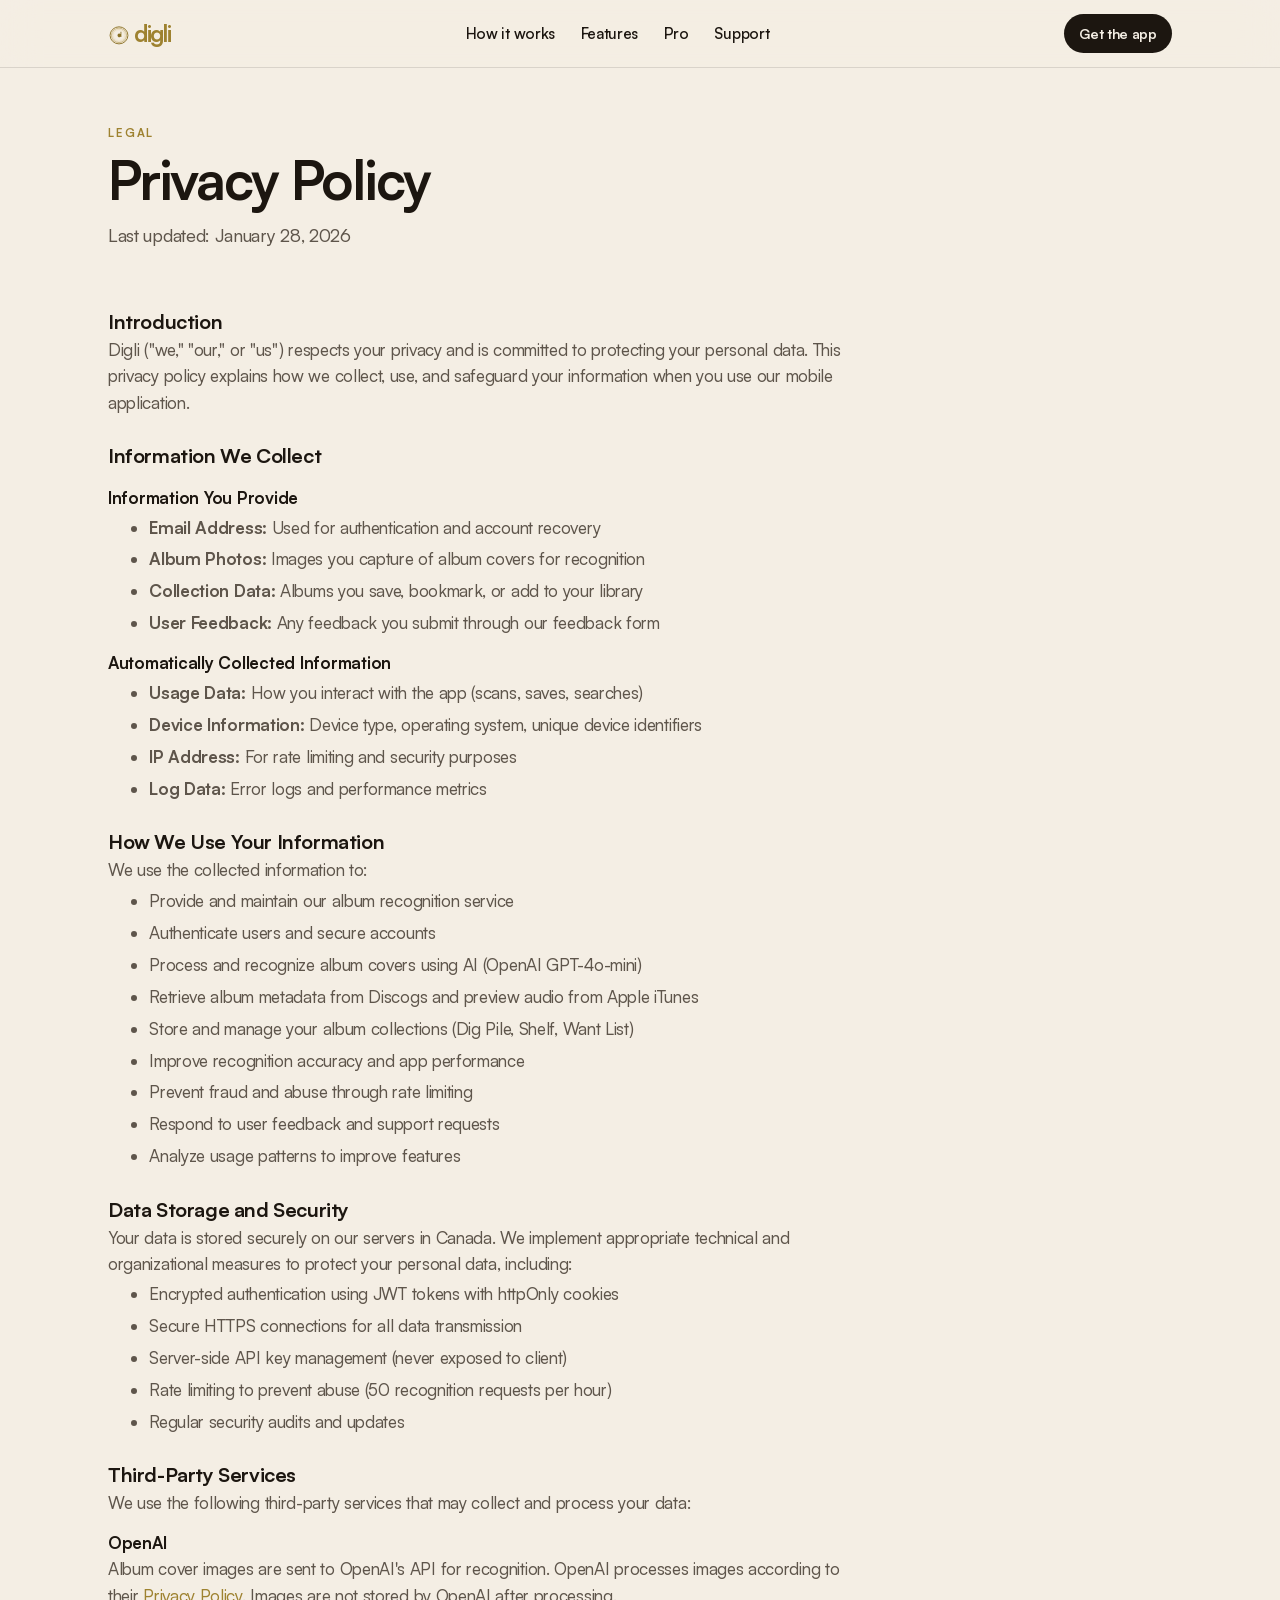
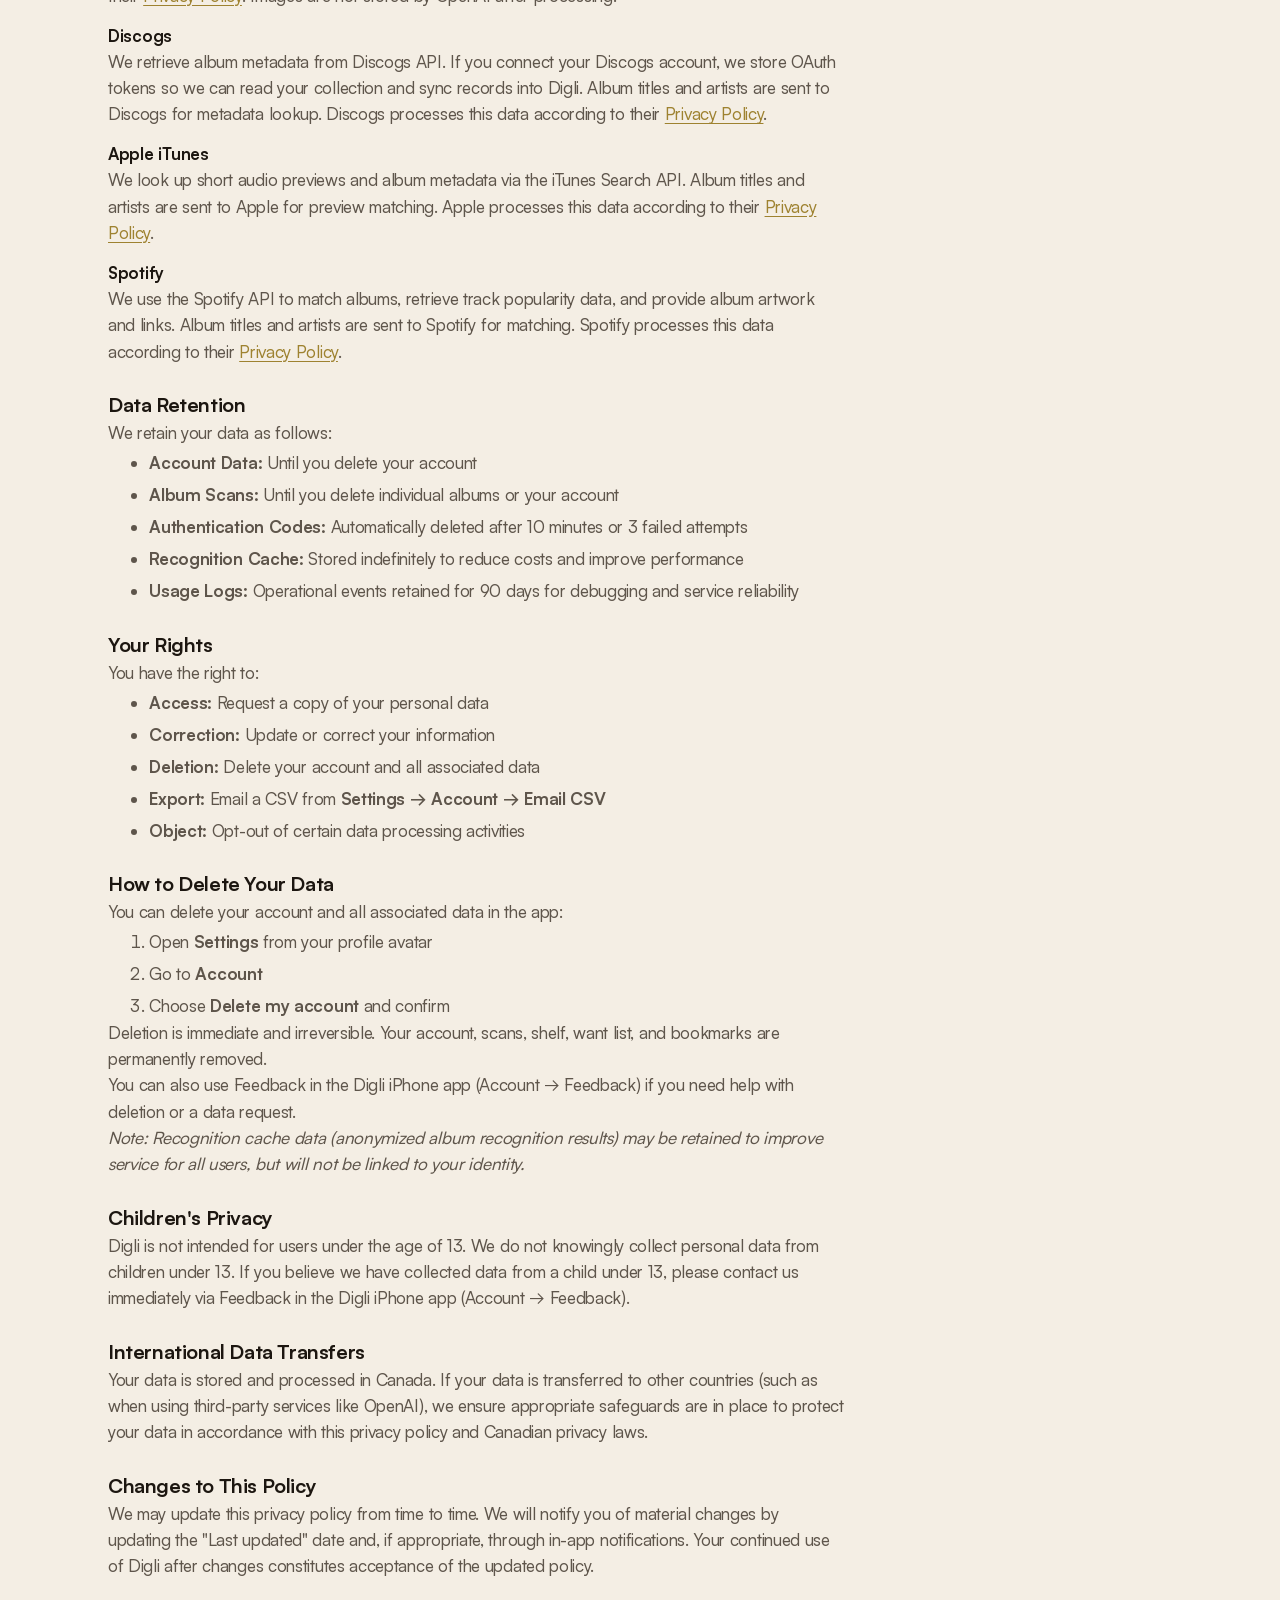
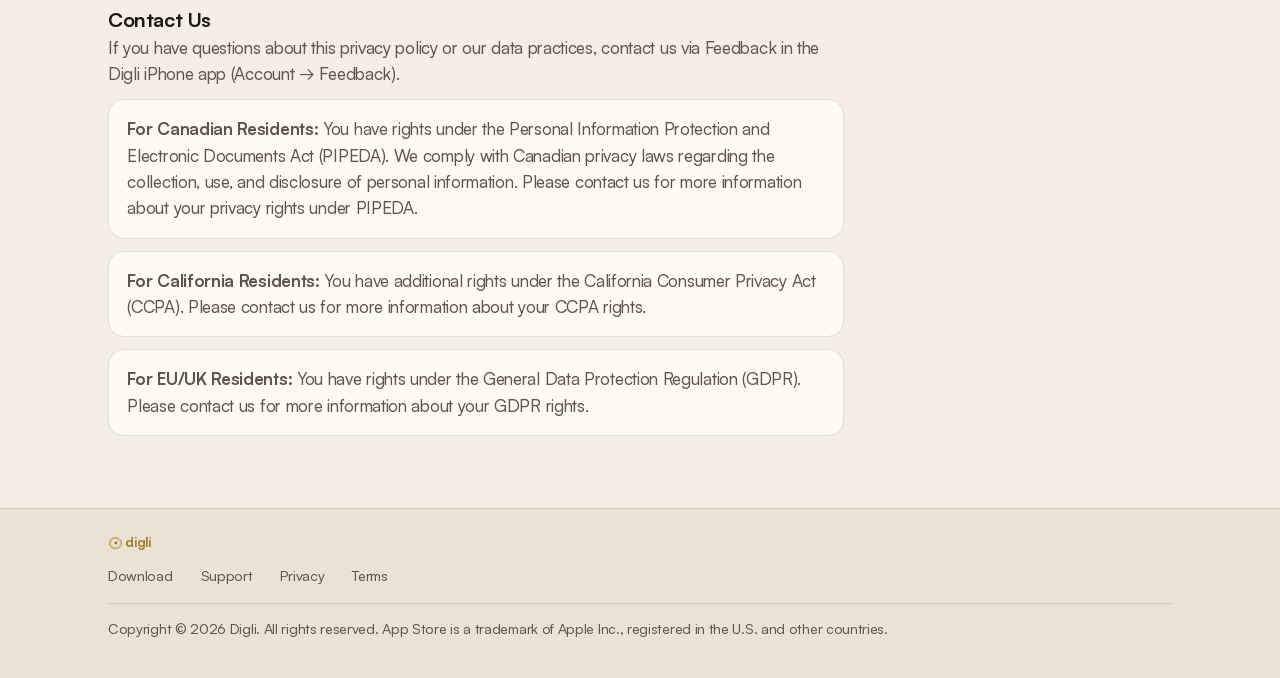
<file: privacy.html>
<!DOCTYPE html>
<html lang="en-CA">
  <head>
    <meta charset="utf-8" />
    <meta name="viewport" content="width=device-width, initial-scale=1" />
    <title>Privacy Policy · Digli</title>
    <meta
      name="description"
      content="Privacy Policy for Digli, the vinyl companion iPhone app. How Digli collects, uses, and protects your information."
    />
    <meta name="robots" content="index, follow" />
    <link rel="canonical" href="https://digli.ca/privacy" />
    <meta name="theme-color" content="#f4eee4" />
    <meta property="og:site_name" content="Digli" />
    <meta property="og:type" content="website" />
    <meta property="og:url" content="https://digli.ca/privacy" />
    <meta property="og:title" content="Privacy Policy · Digli" />
    <meta
      property="og:description"
      content="Privacy Policy for Digli, the vinyl companion iPhone app."
    />
    <meta property="og:image" content="https://digli.ca/assets/icon.png" />
    <meta name="twitter:card" content="summary" />
    <link rel="icon" type="image/svg+xml" href="/assets/favicon.svg" />
    <link rel="apple-touch-icon" href="/assets/icon.png" />
    <link rel="stylesheet" href="/styles.css" />
  </head>
  <body>
    <a class="skip-link" href="#main">Skip to content</a>

    <header class="nav">
      <div class="nav__inner">
        <a class="wordmark" href="https://digli.ca" aria-label="digli home"
          ><img
            class="wordmark__mark"
            src="/assets/logo-mark.svg"
            width="22"
            height="22"
            alt=""
            decoding="async"
          />digli</a
        >
        <nav class="nav__links" aria-label="Primary">
          <a href="/#how">How it works</a>
          <a href="/#features">Features</a>
          <a href="/#pro">Pro</a>
          <a href="/support">Support</a>
        </nav>
        <a class="nav__cta" href="https://digli.ca">Get the app</a>
        <button class="nav__toggle" type="button" aria-expanded="false" aria-label="Open menu">
          <span></span>
        </button>
      </div>
    </header>

    <main id="main">
      <header class="page-hero">
        <div class="page-hero__inner">
          <p class="eyebrow">Legal</p>
          <h1>Privacy Policy</h1>
          <p>Last updated: January 28, 2026</p>
        </div>
      </header>

      <div class="legal">
<h2>Introduction</h2>
<p>Digli ("we," "our," or "us") respects your privacy and is committed to protecting your personal data. This privacy policy explains how we collect, use, and safeguard your information when you use our mobile application.</p>
<h2>Information We Collect</h2>
<h3>Information You Provide</h3>
<ul>
<li><strong>Email Address:</strong> Used for authentication and account recovery</li>
<li><strong>Album Photos:</strong> Images you capture of album covers for recognition</li>
<li><strong>Collection Data:</strong> Albums you save, bookmark, or add to your library</li>
<li><strong>User Feedback:</strong> Any feedback you submit through our feedback form</li>
</ul>
<h3>Automatically Collected Information</h3>
<ul>
<li><strong>Usage Data:</strong> How you interact with the app (scans, saves, searches)</li>
<li><strong>Device Information:</strong> Device type, operating system, unique device identifiers</li>
<li><strong>IP Address:</strong> For rate limiting and security purposes</li>
<li><strong>Log Data:</strong> Error logs and performance metrics</li>
</ul>
<h2>How We Use Your Information</h2>
<p>We use the collected information to:</p>
<ul>
<li>Provide and maintain our album recognition service</li>
<li>Authenticate users and secure accounts</li>
<li>Process and recognize album covers using AI (OpenAI GPT-4o-mini)</li>
<li>Retrieve album metadata from Discogs and preview audio from Apple iTunes</li>
<li>Store and manage your album collections (Dig Pile, Shelf, Want List)</li>
<li>Improve recognition accuracy and app performance</li>
<li>Prevent fraud and abuse through rate limiting</li>
<li>Respond to user feedback and support requests</li>
<li>Analyze usage patterns to improve features</li>
</ul>
<h2>Data Storage and Security</h2>
<p>Your data is stored securely on our servers in Canada. We implement appropriate technical and organizational measures to protect your personal data, including:</p>
<ul>
<li>Encrypted authentication using JWT tokens with httpOnly cookies</li>
<li>Secure HTTPS connections for all data transmission</li>
<li>Server-side API key management (never exposed to client)</li>
<li>Rate limiting to prevent abuse (50 recognition requests per hour)</li>
<li>Regular security audits and updates</li>
</ul>
<h2>Third-Party Services</h2>
<p>We use the following third-party services that may collect and process your data:</p>
<h3>OpenAI</h3>
<p>Album cover images are sent to OpenAI's API for recognition. OpenAI processes images according to their <a href="https://openai.com/policies/privacy-policy" target="_blank" rel="noopener">Privacy Policy</a>. Images are not stored by OpenAI after processing.</p>
<h3>Discogs</h3>
<p>We retrieve album metadata from Discogs API. If you connect your Discogs account, we store OAuth tokens so we can read your collection and sync records into Digli. Album titles and artists are sent to Discogs for metadata lookup. Discogs processes this data according to their <a href="https://www.discogs.com/privacy" target="_blank" rel="noopener">Privacy Policy</a>.</p>
<h3>Apple iTunes</h3>
<p>We look up short audio previews and album metadata via the iTunes Search API. Album titles and artists are sent to Apple for preview matching. Apple processes this data according to their <a href="https://www.apple.com/legal/privacy/" target="_blank" rel="noopener">Privacy Policy</a>.</p>
<h3>Spotify</h3>
<p>We use the Spotify API to match albums, retrieve track popularity data, and provide album artwork and links. Album titles and artists are sent to Spotify for matching. Spotify processes this data according to their <a href="https://www.spotify.com/legal/privacy-policy/" target="_blank" rel="noopener">Privacy Policy</a>.</p>
<h2>Data Retention</h2>
<p>We retain your data as follows:</p>
<ul>
<li><strong>Account Data:</strong> Until you delete your account</li>
<li><strong>Album Scans:</strong> Until you delete individual albums or your account</li>
<li><strong>Authentication Codes:</strong> Automatically deleted after 10 minutes or 3 failed attempts</li>
<li><strong>Recognition Cache:</strong> Stored indefinitely to reduce costs and improve performance</li>
<li><strong>Usage Logs:</strong> Operational events retained for 90 days for debugging and service reliability</li>
</ul>
<h2>Your Rights</h2>
<p>You have the right to:</p>
<ul>
<li><strong>Access:</strong> Request a copy of your personal data</li>
<li><strong>Correction:</strong> Update or correct your information</li>
<li><strong>Deletion:</strong> Delete your account and all associated data</li>
<li><strong>Export:</strong> Email a CSV from <strong>Settings → Account → Email CSV</strong></li>
<li><strong>Object:</strong> Opt-out of certain data processing activities</li>
</ul>
<h2>How to Delete Your Data</h2>
<p>You can delete your account and all associated data in the app:</p>
<ol>
<li>Open <strong>Settings</strong> from your profile avatar</li>
<li>Go to <strong>Account</strong></li>
<li>Choose <strong>Delete my account</strong> and confirm</li>
</ol>
<p>Deletion is immediate and irreversible. Your account, scans, shelf, want list, and bookmarks are permanently removed.</p>

<p>You can also use Feedback in the Digli iPhone app (Account → Feedback) if you need help with deletion or a data request.</p>
<p><em>Note: Recognition cache data (anonymized album recognition results) may be retained to improve service for all users, but will not be linked to your identity.</em></p>
<h2>Children's Privacy</h2>
<p>Digli is not intended for users under the age of 13. We do not knowingly collect personal data from children under 13. If you believe we have collected data from a child under 13, please contact us immediately via Feedback in the Digli iPhone app (Account → Feedback).</p>
<h2>International Data Transfers</h2>
<p>Your data is stored and processed in Canada. If your data is transferred to other countries (such as when using third-party services like OpenAI), we ensure appropriate safeguards are in place to protect your data in accordance with this privacy policy and Canadian privacy laws.</p>
<h2>Changes to This Policy</h2>
<p>We may update this privacy policy from time to time. We will notify you of material changes by updating the "Last updated" date and, if appropriate, through in-app notifications. Your continued use of Digli after changes constitutes acceptance of the updated policy.</p>
<h2>Contact Us</h2>
<p>If you have questions about this privacy policy or our data practices, contact us via Feedback in the Digli iPhone app (Account → Feedback).</p>
<p class="legal-notice"><strong>For Canadian Residents:</strong> You have rights under the Personal Information Protection and Electronic Documents Act (PIPEDA). We comply with Canadian privacy laws regarding the collection, use, and disclosure of personal information. Please contact us for more information about your privacy rights under PIPEDA.</p>
<p class="legal-notice"><strong>For California Residents:</strong> You have additional rights under the California Consumer Privacy Act (CCPA). Please contact us for more information about your CCPA rights.</p>
<p class="legal-notice"><strong>For EU/UK Residents:</strong> You have rights under the General Data Protection Regulation (GDPR). Please contact us for more information about your GDPR rights.</p>
      </div>
    </main>

    <footer class="site-footer">
      <div class="site-footer__inner">
        <a class="wordmark" href="https://digli.ca"
          ><img
            class="wordmark__mark"
            src="/assets/logo-mark.svg"
            width="22"
            height="22"
            alt=""
            decoding="async"
          />digli</a
        >
        <nav class="footer-nav" aria-label="Footer">
          <a href="https://digli.ca">Download</a>
          <a href="/support">Support</a>
          <a href="/privacy">Privacy</a>
          <a href="/terms">Terms</a>
        </nav>
        <p class="footer-copy">
          Copyright © <span id="year"></span> Digli. All rights reserved.
          App Store is a trademark of Apple Inc., registered in the U.S. and other countries.
        </p>
      </div>
    </footer>

    <script src="/main.js" defer></script>
  </body>
</html>
</file>
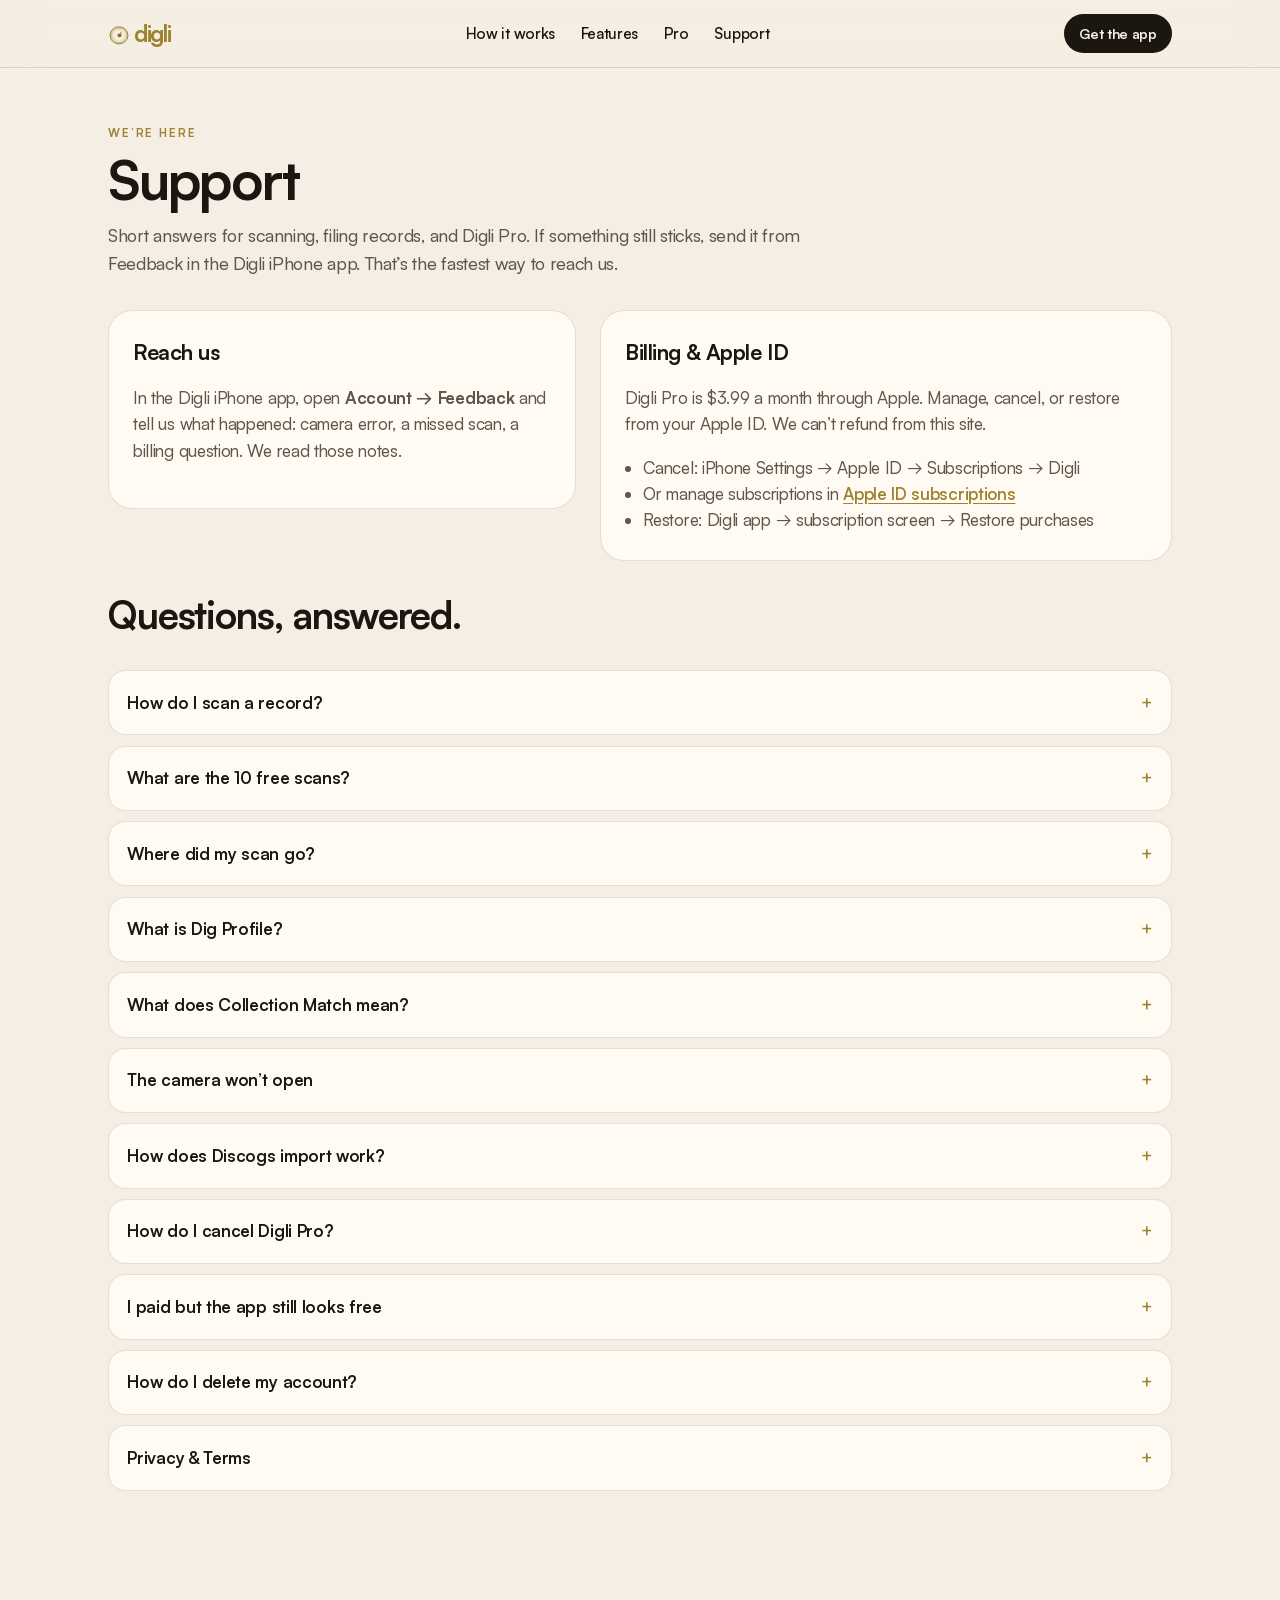
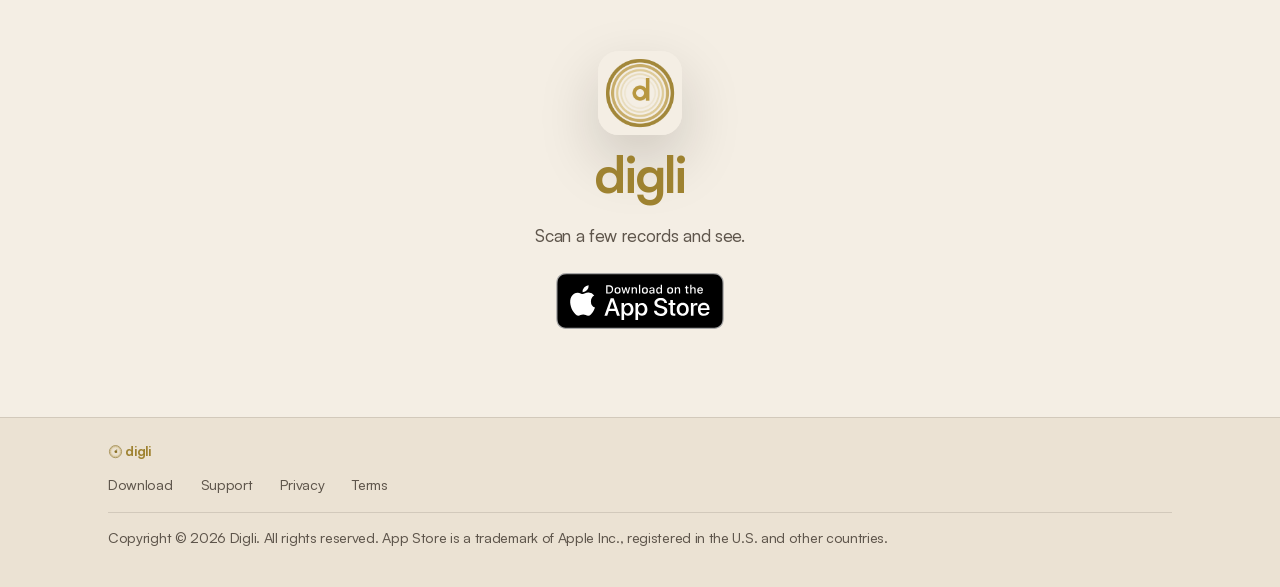
<file: support.html>
<!DOCTYPE html>
<html lang="en-CA">
  <head>
    <meta charset="utf-8" />
    <meta name="viewport" content="width=device-width, initial-scale=1" />
    <title>Support · Digli — scanning, Digli Pro, Discogs help</title>
    <meta
      name="description"
      content="Digli support: how to scan vinyl, Dig Pile and Shelf, Dig Profile, Collection Match, Discogs import, Digli Pro billing ($3.99/month), and canceling through Apple."
    />
    <meta name="robots" content="index, follow" />
    <link rel="canonical" href="https://digli.ca/support" />
    <link rel="alternate" type="text/plain" title="LLM instructions" href="https://digli.ca/llms.txt" />
    <meta name="theme-color" content="#f4eee4" />
    <meta property="og:site_name" content="Digli" />
    <meta property="og:locale" content="en_CA" />
    <meta property="og:type" content="website" />
    <meta property="og:url" content="https://digli.ca/support" />
    <meta property="og:title" content="Support · Digli" />
    <meta
      property="og:description"
      content="Help with Digli scanning, Dig Pile, Digli Pro billing, Discogs, and your account."
    />
    <meta property="og:image" content="https://digli.ca/assets/icon.png" />
    <meta name="twitter:card" content="summary" />
    <meta name="twitter:title" content="Support · Digli" />
    <meta
      name="twitter:description"
      content="Help with Digli scanning, Dig Pile, Digli Pro billing, Discogs, and your account."
    />
    <meta name="twitter:image" content="https://digli.ca/assets/icon.png" />
    <link rel="icon" type="image/svg+xml" href="/assets/favicon.svg" />
    <link rel="apple-touch-icon" href="/assets/icon.png" />
    <link rel="stylesheet" href="/styles.css" />
    <script type="application/ld+json">
      {
        "@context": "https://schema.org",
        "@type": "FAQPage",
        "mainEntity": [
          {
            "@type": "Question",
            "name": "How do I scan a record?",
            "acceptedAnswer": {
              "@type": "Answer",
              "text": "Tap the gold camera button. Point at an album cover or a barcode and hold steady. Digli identifies the release and drops it in your Dig Pile. You can also add a record by hand with Look Up Record."
            }
          },
          {
            "@type": "Question",
            "name": "What are the 10 free scans?",
            "acceptedAnswer": {
              "@type": "Answer",
              "text": "New collectors get 10 scans with no card. After that, scanning pauses until you subscribe to Digli Pro. Your Shelf, Dig Pile, and Want List stay on the phone either way."
            }
          },
          {
            "@type": "Question",
            "name": "Where did my scan go?",
            "acceptedAnswer": {
              "@type": "Answer",
              "text": "Every scan lands in the Dig Pile first. That’s the inbox. Move keepers to Your Shelf (owned) or bookmark them on the Want List (still hunting)."
            }
          },
          {
            "@type": "Question",
            "name": "What is Dig Profile?",
            "acceptedAnswer": {
              "@type": "Answer",
              "text": "Dig Profile (the collector portrait in Taste) is built from records you file on Your Shelf. Personality, hidden insight, DNA, and eras fill in as the shelf grows. The full portrait is part of Digli Pro."
            }
          },
          {
            "@type": "Question",
            "name": "What does Collection Match mean?",
            "acceptedAnswer": {
              "@type": "Answer",
              "text": "Collection Match scores how a record fits what you already own, and lists why (shared DNA, eras, textures). Use it in the shop before you buy. Worth the Hunt does the same for records you don’t own yet."
            }
          },
          {
            "@type": "Question",
            "name": "How does Discogs import work?",
            "acceptedAnswer": {
              "@type": "Answer",
              "text": "In Digli, open Discogs and import with your username or by connecting the account. Free includes one import. Digli Pro unlocks ongoing sync so the shelf stays current."
            }
          },
          {
            "@type": "Question",
            "name": "How do I cancel Digli Pro?",
            "acceptedAnswer": {
              "@type": "Answer",
              "text": "Apple handles the subscription. On iPhone: Settings → your name → Subscriptions → Digli → Cancel. You’ll keep Pro until the end of the paid month."
            }
          },
          {
            "@type": "Question",
            "name": "How much is Digli Pro?",
            "acceptedAnswer": {
              "@type": "Answer",
              "text": "Digli Pro is $3.99 a month through Apple In-App Purchase. Manage, cancel, or restore from your Apple ID."
            }
          }
        ]
      }
    </script>
  </head>
  <body>
    <a class="skip-link" href="#main">Skip to content</a>

    <header class="nav">
      <div class="nav__inner">
        <a class="wordmark" href="https://digli.ca" aria-label="digli home"
          ><img
            class="wordmark__mark"
            src="/assets/logo-mark.svg"
            width="22"
            height="22"
            alt=""
            decoding="async"
          />digli</a
        >
        <nav class="nav__links" aria-label="Primary">
          <a href="/#how">How it works</a>
          <a href="/#features">Features</a>
          <a href="/#pro">Pro</a>
          <a href="/support" aria-current="page">Support</a>
        </nav>
        <a class="nav__cta" href="https://digli.ca">Get the app</a>
        <button class="nav__toggle" type="button" aria-expanded="false" aria-label="Open menu">
          <span></span>
        </button>
      </div>
    </header>

    <main id="main">
      <header class="page-hero">
        <div class="page-hero__inner">
          <p class="eyebrow">We’re here</p>
          <h1>Support</h1>
          <p>
            Short answers for scanning, filing records, and Digli Pro. If
            something still sticks, send it from Feedback in the Digli iPhone
            app. That’s the fastest way to reach us.
          </p>
        </div>
      </header>

      <div class="support-grid">
        <article class="support-card">
          <h2>Reach us</h2>
          <p>
            In the Digli iPhone app, open <strong>Account → Feedback</strong>
            and tell us what happened: camera error, a missed scan, a billing
            question. We read those notes.
          </p>
        </article>

        <article class="support-card">
          <h2>Billing &amp; Apple ID</h2>
          <p>
            Digli Pro is $3.99 a month through Apple. Manage, cancel, or
            restore from your Apple ID. We can’t refund from this site.
          </p>
          <ul>
            <li>Cancel: iPhone Settings → Apple ID → Subscriptions → Digli</li>
            <li>
              Or manage subscriptions in
              <a class="text-link" href="https://apps.apple.com/account/subscriptions">Apple ID subscriptions</a>
            </li>
            <li>Restore: Digli app → subscription screen → Restore purchases</li>
          </ul>
        </article>

        <section class="faq-wrap" aria-labelledby="faq-title">
          <h2 id="faq-title" class="extras__title">Questions, answered.</h2>
          <div class="faq">
            <details>
              <summary>How do I scan a record?</summary>
              <p>
                Tap the gold camera button. Point at an album cover or a
                barcode and hold steady. Digli identifies the release and drops
                it in your Dig Pile. You can also add a record by hand with
                Look Up Record.
              </p>
            </details>
            <details>
              <summary>What are the 10 free scans?</summary>
              <p>
                New collectors get 10 scans with no card. After that, scanning
                pauses until you subscribe to Digli Pro. Your Shelf, Dig Pile,
                and Want List stay on the phone either way.
              </p>
            </details>
            <details>
              <summary>Where did my scan go?</summary>
              <p>
                Every scan lands in the Dig Pile first. That’s the inbox. Move
                keepers to Your Shelf (owned) or bookmark them on the Want List
                (still hunting).
              </p>
            </details>
            <details>
              <summary>What is Dig Profile?</summary>
              <p>
                Dig Profile (the collector portrait in Taste) is built from
                records you file on Your Shelf. Personality, hidden insight,
                DNA, and eras fill in as the shelf grows. The full portrait is
                part of Digli Pro.
              </p>
            </details>
            <details>
              <summary>What does Collection Match mean?</summary>
              <p>
                Collection Match scores how a record fits what you already own,
                and lists why (shared DNA, eras, textures). Use it in the
                shop before you buy. Worth the Hunt does the same for records
                you don’t own yet.
              </p>
            </details>
            <details>
              <summary>The camera won’t open</summary>
              <p>
                iPhone Settings → Digli → Camera should be on. If you still see
                “Camera view is not available,” force-quit the app and try
                again. If the cover isn’t recognized, try a flatter photo or
                the barcode.
              </p>
            </details>
            <details>
              <summary>How does Discogs import work?</summary>
              <p>
                In Digli, open Discogs and import with your username or by
                connecting the account. Free includes one import. Digli Pro
                unlocks ongoing sync so the shelf stays current.
              </p>
            </details>
            <details>
              <summary>How do I cancel Digli Pro?</summary>
              <p>
                Apple handles the subscription. On iPhone: Settings → your name
                → Subscriptions → Digli → Cancel. You’ll keep Pro until the
                end of the paid month.
              </p>
            </details>
            <details>
              <summary>I paid but the app still looks free</summary>
              <p>
                In Digli, open the subscription screen and tap Restore
                purchases. Use the same Apple ID you subscribed with. Still
                stuck? Send a note from Account → Feedback.
              </p>
            </details>
            <details>
              <summary>How do I delete my account?</summary>
              <p>
                In Digli, open <strong>Account → Delete account</strong>. This
                removes your Digli data. Apple subscriptions are cancelled
                separately in Apple ID settings.
              </p>
            </details>
            <details>
              <summary>Privacy &amp; Terms</summary>
              <p>
                Read Digli’s
                <a class="text-link" href="/privacy">Privacy Policy</a>
                and
                <a class="text-link" href="/terms">Terms of Service</a>
                on this site, or in Digli under Account.
              </p>
            </details>
          </div>
        </section>
      </div>

      <section class="closing reveal" aria-labelledby="closing-title">
        <img
          class="closing__icon"
          src="/assets/icon.png"
          width="96"
          height="96"
          alt="Digli"
          loading="lazy"
          decoding="async"
        />
        <p class="wordmark">digli</p>
        <h2 id="closing-title" class="closing__copy">
          Scan a few records and see.
        </h2>
        <a
          class="store-badge"
          href="https://app.digli.ca"
          aria-label="Download Digli on the App Store"
        >
          <img
            src="/assets/app-store-badge.svg"
            width="168"
            height="56"
            alt="Download on the App Store"
            loading="lazy"
          />
        </a>
      </section>
    </main>

    <footer class="site-footer">
      <div class="site-footer__inner">
        <a class="wordmark" href="https://digli.ca"
          ><img
            class="wordmark__mark"
            src="/assets/logo-mark.svg"
            width="22"
            height="22"
            alt=""
            decoding="async"
          />digli</a
        >
        <nav class="footer-nav" aria-label="Footer">
          <a href="https://digli.ca">Download</a>
          <a href="/support">Support</a>
          <a href="/privacy">Privacy</a>
          <a href="/terms">Terms</a>
        </nav>
        <p class="footer-copy">
          Copyright © <span id="year"></span> Digli. All rights reserved.
          App Store is a trademark of Apple Inc., registered in the U.S. and other countries.
        </p>
      </div>
    </footer>

    <script src="/main.js" defer></script>
  </body>
</html>
</file>
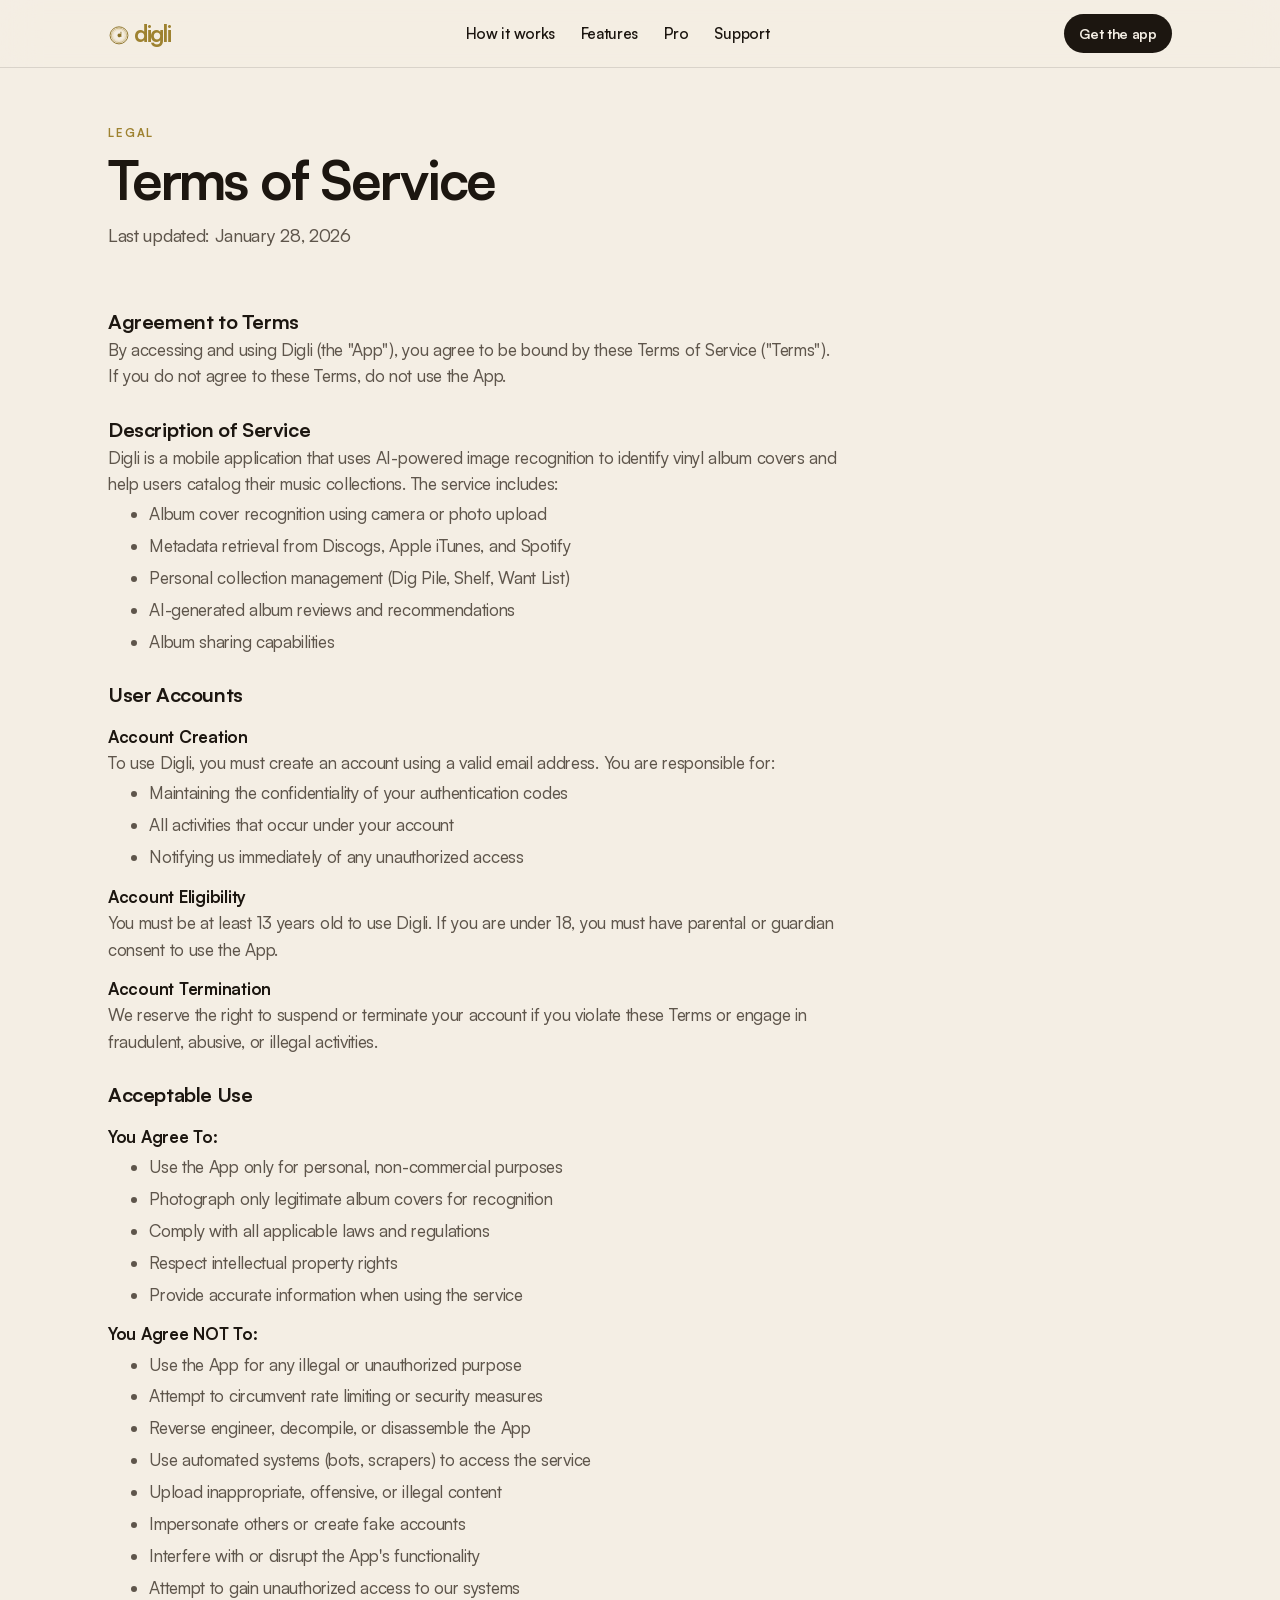
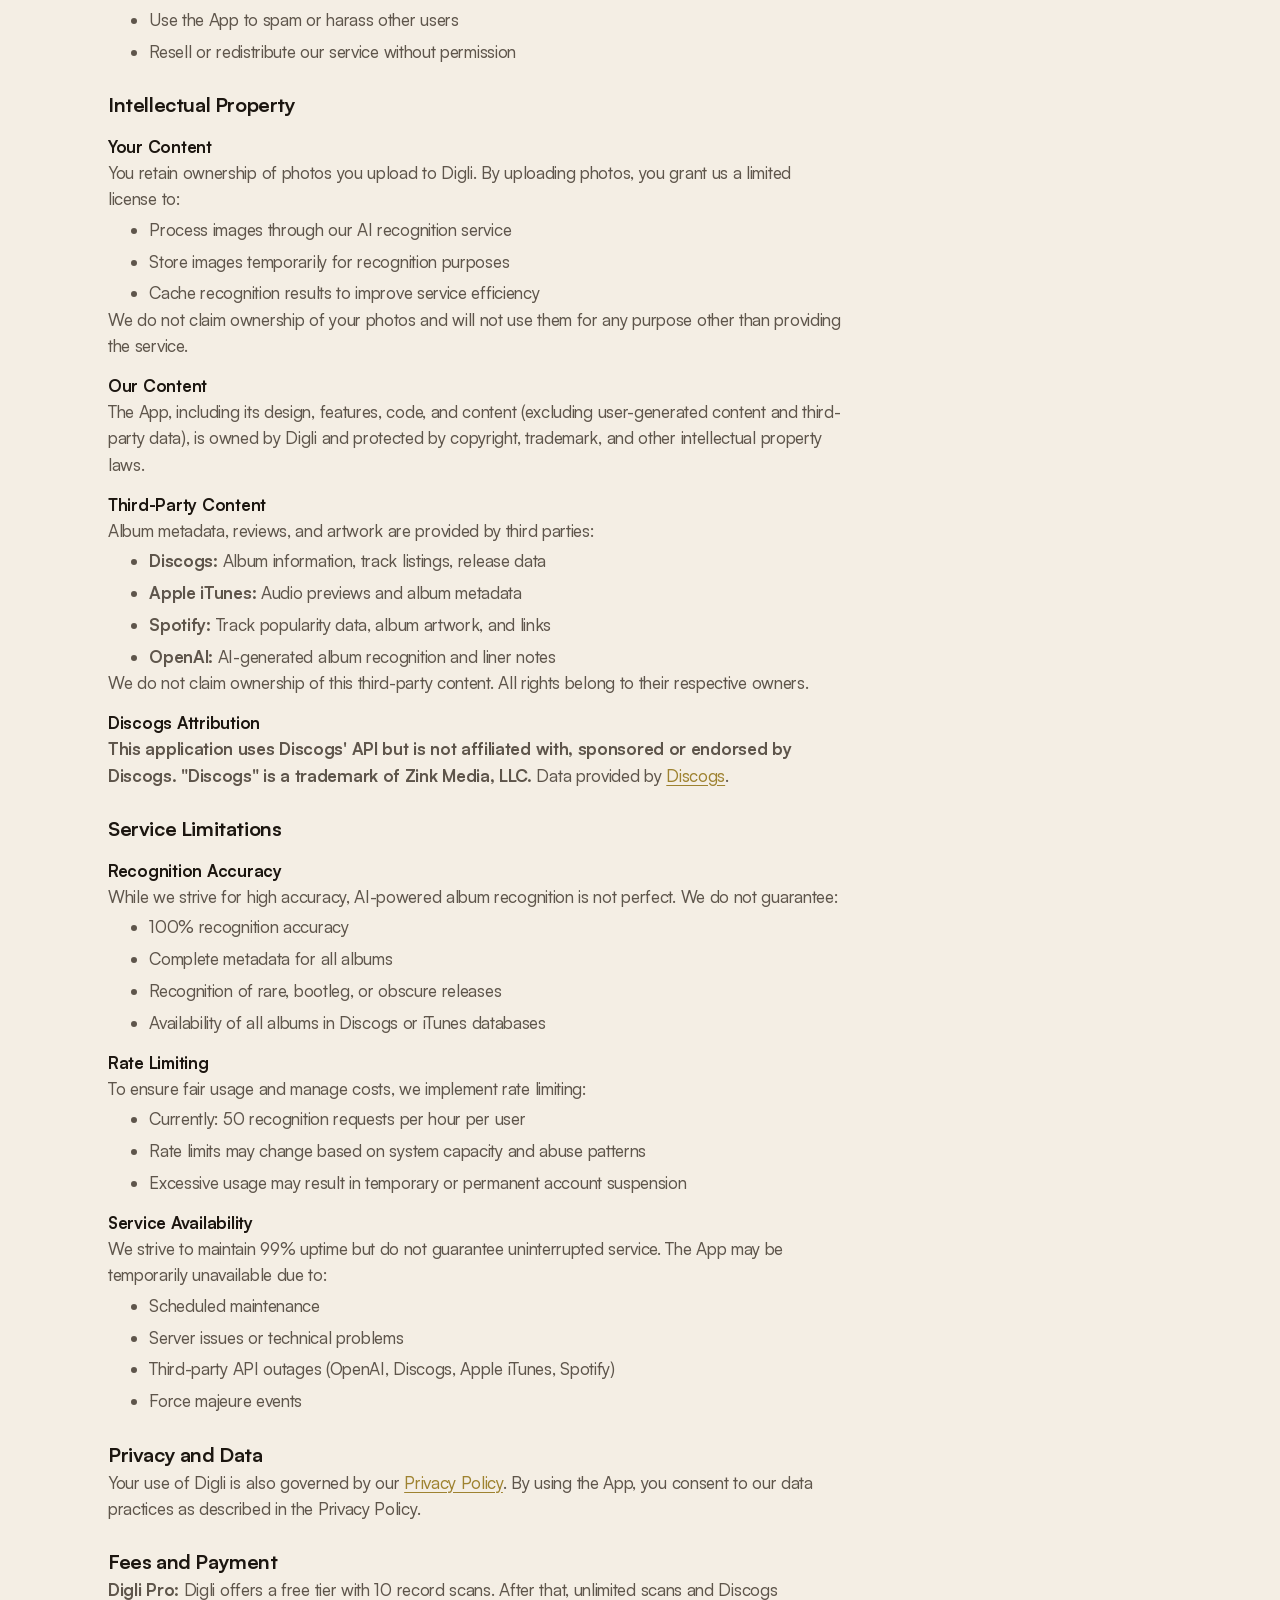
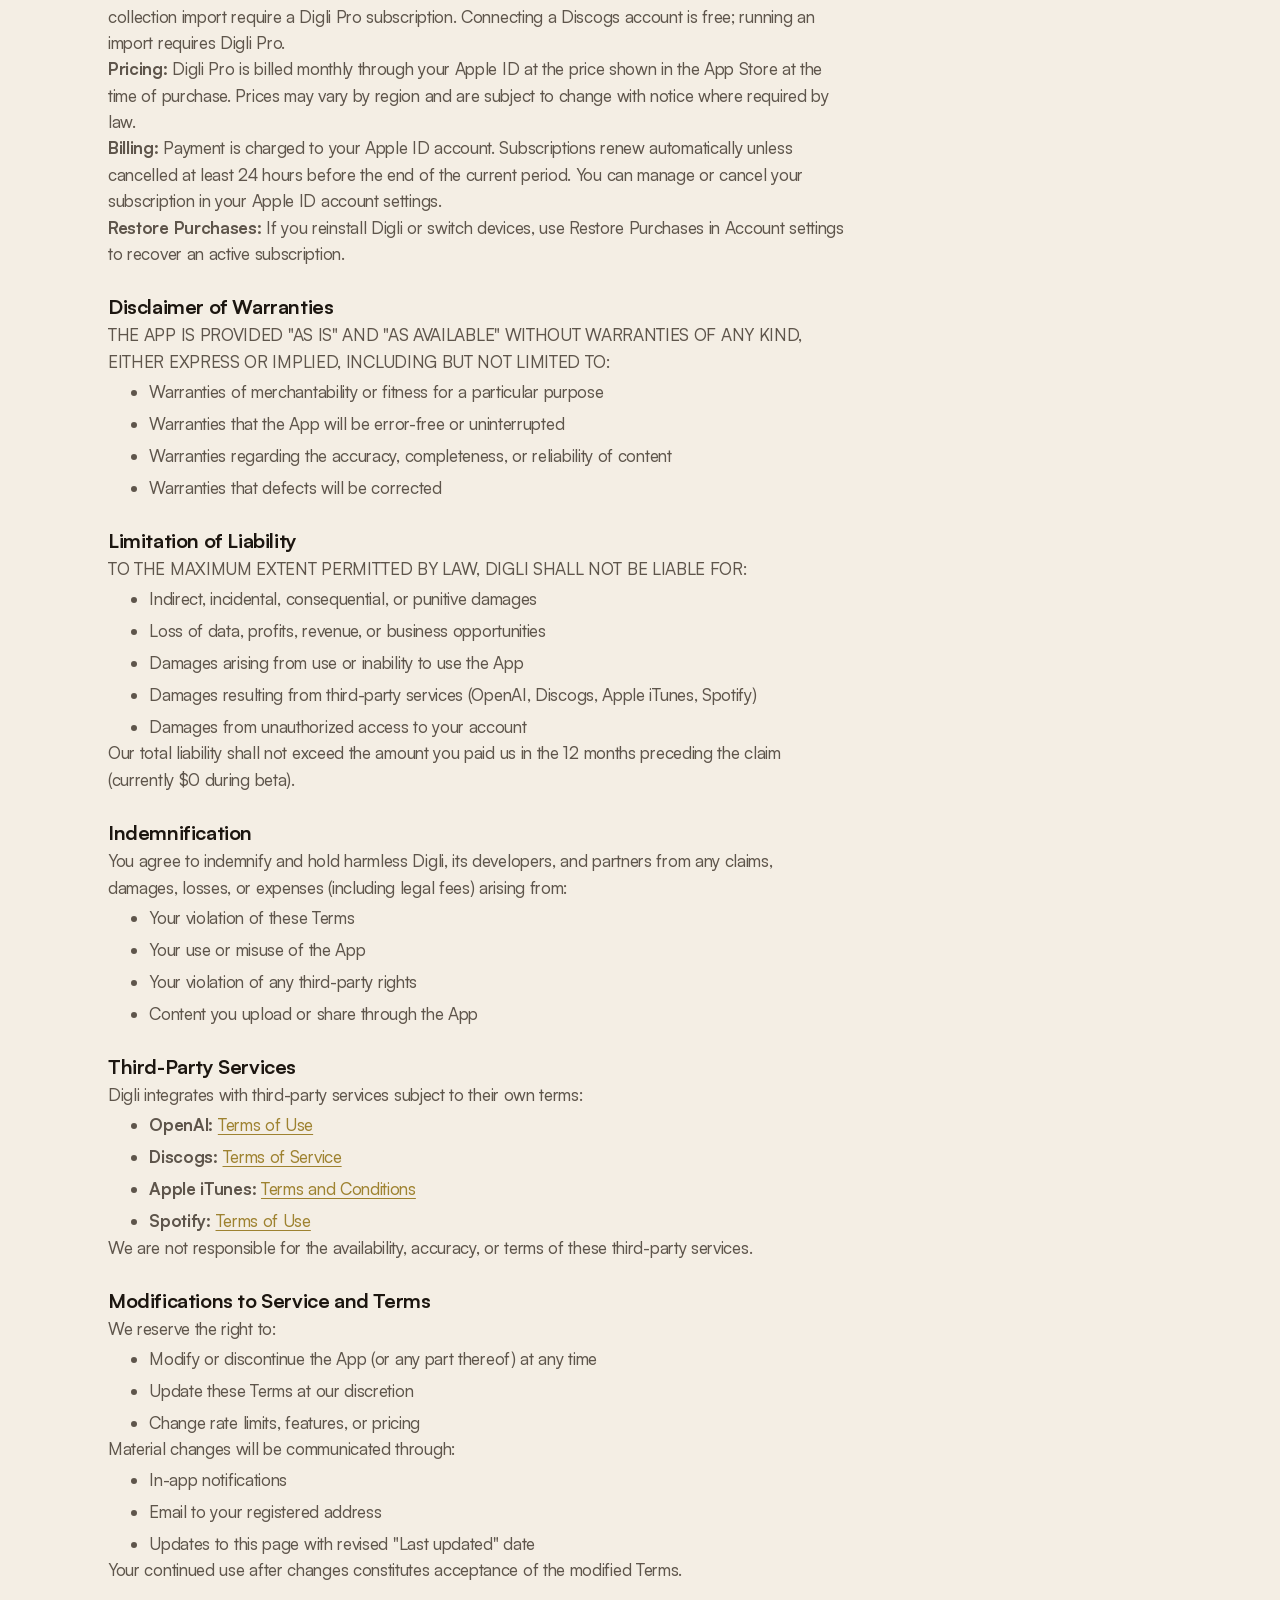
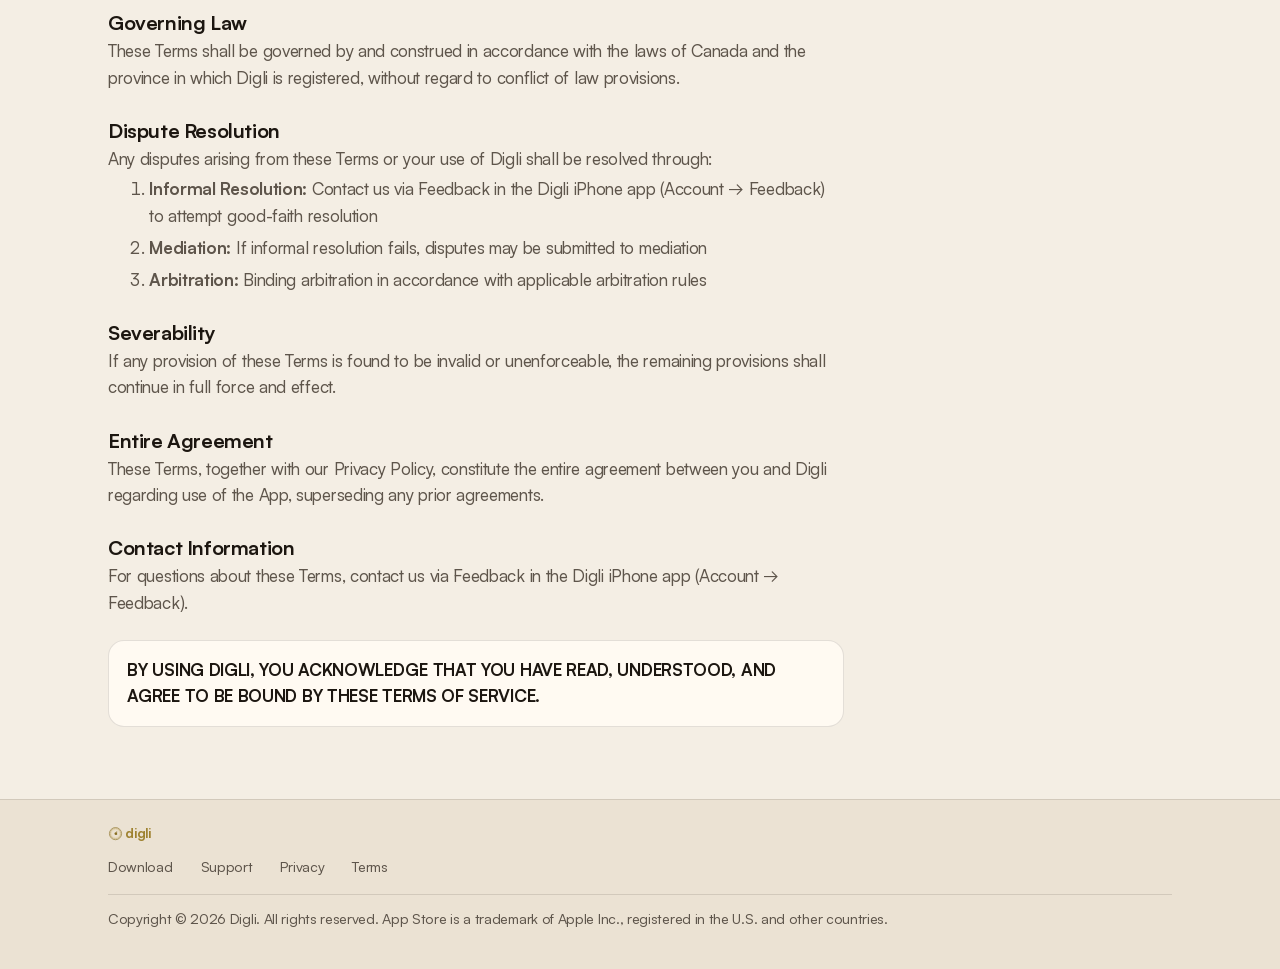
<file: terms.html>
<!DOCTYPE html>
<html lang="en-CA">
  <head>
    <meta charset="utf-8" />
    <meta name="viewport" content="width=device-width, initial-scale=1" />
    <title>Terms of Service · Digli</title>
    <meta
      name="description"
      content="Terms of Service for Digli, the vinyl companion iPhone app, including Digli Pro subscriptions billed through Apple."
    />
    <meta name="robots" content="index, follow" />
    <link rel="canonical" href="https://digli.ca/terms" />
    <meta name="theme-color" content="#f4eee4" />
    <meta property="og:site_name" content="Digli" />
    <meta property="og:type" content="website" />
    <meta property="og:url" content="https://digli.ca/terms" />
    <meta property="og:title" content="Terms of Service · Digli" />
    <meta
      property="og:description"
      content="Terms of Service for Digli, the vinyl companion iPhone app."
    />
    <meta property="og:image" content="https://digli.ca/assets/icon.png" />
    <meta name="twitter:card" content="summary" />
    <link rel="icon" type="image/svg+xml" href="/assets/favicon.svg" />
    <link rel="apple-touch-icon" href="/assets/icon.png" />
    <link rel="stylesheet" href="/styles.css" />
  </head>
  <body>
    <a class="skip-link" href="#main">Skip to content</a>

    <header class="nav">
      <div class="nav__inner">
        <a class="wordmark" href="https://digli.ca" aria-label="digli home"
          ><img
            class="wordmark__mark"
            src="/assets/logo-mark.svg"
            width="22"
            height="22"
            alt=""
            decoding="async"
          />digli</a
        >
        <nav class="nav__links" aria-label="Primary">
          <a href="/#how">How it works</a>
          <a href="/#features">Features</a>
          <a href="/#pro">Pro</a>
          <a href="/support">Support</a>
        </nav>
        <a class="nav__cta" href="https://digli.ca">Get the app</a>
        <button class="nav__toggle" type="button" aria-expanded="false" aria-label="Open menu">
          <span></span>
        </button>
      </div>
    </header>

    <main id="main">
      <header class="page-hero">
        <div class="page-hero__inner">
          <p class="eyebrow">Legal</p>
          <h1>Terms of Service</h1>
          <p>Last updated: January 28, 2026</p>
        </div>
      </header>

      <div class="legal">
<h2>Agreement to Terms</h2>
<p>By accessing and using Digli (the "App"), you agree to be bound by these Terms of Service ("Terms"). If you do not agree to these Terms, do not use the App.</p>
<h2>Description of Service</h2>
<p>Digli is a mobile application that uses AI-powered image recognition to identify vinyl album covers and help users catalog their music collections. The service includes:</p>
<ul>
<li>Album cover recognition using camera or photo upload</li>
<li>Metadata retrieval from Discogs, Apple iTunes, and Spotify</li>
<li>Personal collection management (Dig Pile, Shelf, Want List)</li>
<li>AI-generated album reviews and recommendations</li>
<li>Album sharing capabilities</li>
</ul>
<h2>User Accounts</h2>
<h3>Account Creation</h3>
<p>To use Digli, you must create an account using a valid email address. You are responsible for:</p>
<ul>
<li>Maintaining the confidentiality of your authentication codes</li>
<li>All activities that occur under your account</li>
<li>Notifying us immediately of any unauthorized access</li>
</ul>
<h3>Account Eligibility</h3>
<p>You must be at least 13 years old to use Digli. If you are under 18, you must have parental or guardian consent to use the App.</p>
<h3>Account Termination</h3>
<p>We reserve the right to suspend or terminate your account if you violate these Terms or engage in fraudulent, abusive, or illegal activities.</p>
<h2>Acceptable Use</h2>
<h3>You Agree To:</h3>
<ul>
<li>Use the App only for personal, non-commercial purposes</li>
<li>Photograph only legitimate album covers for recognition</li>
<li>Comply with all applicable laws and regulations</li>
<li>Respect intellectual property rights</li>
<li>Provide accurate information when using the service</li>
</ul>
<h3>You Agree NOT To:</h3>
<ul>
<li>Use the App for any illegal or unauthorized purpose</li>
<li>Attempt to circumvent rate limiting or security measures</li>
<li>Reverse engineer, decompile, or disassemble the App</li>
<li>Use automated systems (bots, scrapers) to access the service</li>
<li>Upload inappropriate, offensive, or illegal content</li>
<li>Impersonate others or create fake accounts</li>
<li>Interfere with or disrupt the App's functionality</li>
<li>Attempt to gain unauthorized access to our systems</li>
<li>Use the App to spam or harass other users</li>
<li>Resell or redistribute our service without permission</li>
</ul>
<h2>Intellectual Property</h2>
<h3>Your Content</h3>
<p>You retain ownership of photos you upload to Digli. By uploading photos, you grant us a limited license to:</p>
<ul>
<li>Process images through our AI recognition service</li>
<li>Store images temporarily for recognition purposes</li>
<li>Cache recognition results to improve service efficiency</li>
</ul>
<p>We do not claim ownership of your photos and will not use them for any purpose other than providing the service.</p>
<h3>Our Content</h3>
<p>The App, including its design, features, code, and content (excluding user-generated content and third-party data), is owned by Digli and protected by copyright, trademark, and other intellectual property laws.</p>
<h3>Third-Party Content</h3>
<p>Album metadata, reviews, and artwork are provided by third parties:</p>
<ul>
<li><strong>Discogs:</strong> Album information, track listings, release data</li>
<li><strong>Apple iTunes:</strong> Audio previews and album metadata</li>
<li><strong>Spotify:</strong> Track popularity data, album artwork, and links</li>
<li><strong>OpenAI:</strong> AI-generated album recognition and liner notes</li>
</ul>
<p>We do not claim ownership of this third-party content. All rights belong to their respective owners.</p>
<h3>Discogs Attribution</h3>
<p><strong>This application uses Discogs' API but is not affiliated with, sponsored or endorsed by Discogs. "Discogs" is a trademark of Zink Media, LLC.</strong> Data provided by <a href="https://www.discogs.com" target="_blank" rel="noopener">Discogs</a>.</p>
<h2>Service Limitations</h2>
<h3>Recognition Accuracy</h3>
<p>While we strive for high accuracy, AI-powered album recognition is not perfect. We do not guarantee:</p>
<ul>
<li>100% recognition accuracy</li>
<li>Complete metadata for all albums</li>
<li>Recognition of rare, bootleg, or obscure releases</li>
<li>Availability of all albums in Discogs or iTunes databases</li>
</ul>
<h3>Rate Limiting</h3>
<p>To ensure fair usage and manage costs, we implement rate limiting:</p>
<ul>
<li>Currently: 50 recognition requests per hour per user</li>
<li>Rate limits may change based on system capacity and abuse patterns</li>
<li>Excessive usage may result in temporary or permanent account suspension</li>
</ul>
<h3>Service Availability</h3>
<p>We strive to maintain 99% uptime but do not guarantee uninterrupted service. The App may be temporarily unavailable due to:</p>
<ul>
<li>Scheduled maintenance</li>
<li>Server issues or technical problems</li>
<li>Third-party API outages (OpenAI, Discogs, Apple iTunes, Spotify)</li>
<li>Force majeure events</li>
</ul>
<h2>Privacy and Data</h2>

<p>Your use of Digli is also governed by our <a href="/privacy">Privacy Policy</a>. By using the App, you consent to our data practices as described in the Privacy Policy.</p>

<h2>Fees and Payment</h2>
<p><strong>Digli Pro:</strong> Digli offers a free tier with 10 record scans. After that, unlimited scans and Discogs collection import require a Digli Pro subscription. Connecting a Discogs account is free; running an import requires Digli Pro.</p>
<p><strong>Pricing:</strong> Digli Pro is billed monthly through your Apple ID at the price shown in the App Store at the time of purchase. Prices may vary by region and are subject to change with notice where required by law.</p>
<p><strong>Billing:</strong> Payment is charged to your Apple ID account. Subscriptions renew automatically unless cancelled at least 24 hours before the end of the current period. You can manage or cancel your subscription in your Apple ID account settings.</p>
<p><strong>Restore Purchases:</strong> If you reinstall Digli or switch devices, use Restore Purchases in Account settings to recover an active subscription.</p>
<h2>Disclaimer of Warranties</h2>
<p>THE APP IS PROVIDED "AS IS" AND "AS AVAILABLE" WITHOUT WARRANTIES OF ANY KIND, EITHER EXPRESS OR IMPLIED, INCLUDING BUT NOT LIMITED TO:</p>
<ul>
<li>Warranties of merchantability or fitness for a particular purpose</li>
<li>Warranties that the App will be error-free or uninterrupted</li>
<li>Warranties regarding the accuracy, completeness, or reliability of content</li>
<li>Warranties that defects will be corrected</li>
</ul>
<h2>Limitation of Liability</h2>
<p>TO THE MAXIMUM EXTENT PERMITTED BY LAW, DIGLI SHALL NOT BE LIABLE FOR:</p>
<ul>
<li>Indirect, incidental, consequential, or punitive damages</li>
<li>Loss of data, profits, revenue, or business opportunities</li>
<li>Damages arising from use or inability to use the App</li>
<li>Damages resulting from third-party services (OpenAI, Discogs, Apple iTunes, Spotify)</li>
<li>Damages from unauthorized access to your account</li>
</ul>
<p>Our total liability shall not exceed the amount you paid us in the 12 months preceding the claim (currently $0 during beta).</p>
<h2>Indemnification</h2>
<p>You agree to indemnify and hold harmless Digli, its developers, and partners from any claims, damages, losses, or expenses (including legal fees) arising from:</p>
<ul>
<li>Your violation of these Terms</li>
<li>Your use or misuse of the App</li>
<li>Your violation of any third-party rights</li>
<li>Content you upload or share through the App</li>
</ul>
<h2>Third-Party Services</h2>
<p>Digli integrates with third-party services subject to their own terms:</p>
<ul>
<li><strong>OpenAI:</strong> <a href="https://openai.com/policies/terms-of-use" target="_blank" rel="noopener">Terms of Use</a></li>
<li><strong>Discogs:</strong> <a href="https://www.discogs.com/terms" target="_blank" rel="noopener">Terms of Service</a></li>
<li><strong>Apple iTunes:</strong> <a href="https://www.apple.com/legal/internet-services/itunes/" target="_blank" rel="noopener">Terms and Conditions</a></li>
<li><strong>Spotify:</strong> <a href="https://www.spotify.com/legal/end-user-agreement/" target="_blank" rel="noopener">Terms of Use</a></li>
</ul>
<p>We are not responsible for the availability, accuracy, or terms of these third-party services.</p>
<h2>Modifications to Service and Terms</h2>
<p>We reserve the right to:</p>
<ul>
<li>Modify or discontinue the App (or any part thereof) at any time</li>
<li>Update these Terms at our discretion</li>
<li>Change rate limits, features, or pricing</li>
</ul>
<p>Material changes will be communicated through:</p>
<ul>
<li>In-app notifications</li>
<li>Email to your registered address</li>
<li>Updates to this page with revised "Last updated" date</li>
</ul>
<p>Your continued use after changes constitutes acceptance of the modified Terms.</p>
<h2>Governing Law</h2>
<p>These Terms shall be governed by and construed in accordance with the laws of Canada and the province in which Digli is registered, without regard to conflict of law provisions.</p>
<h2>Dispute Resolution</h2>
<p>Any disputes arising from these Terms or your use of Digli shall be resolved through:</p>


<ol>
<li><strong>Informal Resolution:</strong> Contact us via Feedback in the Digli iPhone app (Account → Feedback) to attempt good-faith resolution</li>
<li><strong>Mediation:</strong> If informal resolution fails, disputes may be submitted to mediation</li>
<li><strong>Arbitration:</strong> Binding arbitration in accordance with applicable arbitration rules</li>
</ol>
<h2>Severability</h2>
<p>If any provision of these Terms is found to be invalid or unenforceable, the remaining provisions shall continue in full force and effect.</p>
<h2>Entire Agreement</h2>
<p>These Terms, together with our Privacy Policy, constitute the entire agreement between you and Digli regarding use of the App, superseding any prior agreements.</p>
<h2>Contact Information</h2>
<p>For questions about these Terms, contact us via Feedback in the Digli iPhone app (Account → Feedback).</p>
<p class="acceptance-notice"><strong>BY USING DIGLI, YOU ACKNOWLEDGE THAT YOU HAVE READ, UNDERSTOOD, AND AGREE TO BE BOUND BY THESE TERMS OF SERVICE.</strong></p>
      </div>
    </main>

    <footer class="site-footer">
      <div class="site-footer__inner">
        <a class="wordmark" href="https://digli.ca"
          ><img
            class="wordmark__mark"
            src="/assets/logo-mark.svg"
            width="22"
            height="22"
            alt=""
            decoding="async"
          />digli</a
        >
        <nav class="footer-nav" aria-label="Footer">
          <a href="https://digli.ca">Download</a>
          <a href="/support">Support</a>
          <a href="/privacy">Privacy</a>
          <a href="/terms">Terms</a>
        </nav>
        <p class="footer-copy">
          Copyright © <span id="year"></span> Digli. All rights reserved.
          App Store is a trademark of Apple Inc., registered in the U.S. and other countries.
        </p>
      </div>
    </footer>

    <script src="/main.js" defer></script>
  </body>
</html>
</file>
<file: styles.css>
@font-face {
  font-family: "Satoshi";
  src: url("/fonts/Satoshi-Variable.woff2") format("woff2");
  font-weight: 300 900;
  font-style: normal;
  font-display: swap;
}

:root {
  --paper: #f4eee4;
  --paper-2: #ebe2d3;
  --card: #fffaf2;
  --ink: #1c1610;
  --ink-soft: #5e554b;
  --gold: #c9a84c;
  --gold-deep: #9e8230;
  --gold-soft: rgba(201, 168, 76, 0.18);
  --espresso: #16110c;
  --espresso-2: #221b14;
  --line: rgba(28, 22, 16, 0.12);
  --line-strong: rgba(28, 22, 16, 0.22);
  --shadow: 0 24px 60px rgba(28, 22, 16, 0.18);
  --phone-shadow: 0 30px 70px rgba(22, 17, 12, 0.35);
  --font: "Satoshi", "Iowan Old Style", Georgia, "Times New Roman", serif;
  --gutter: clamp(1.25rem, 4vw, 2.75rem);
  --max: 72rem;
  --page-inset: max(var(--gutter), calc((100% - var(--max)) / 2 + var(--gutter)));
  --nav-h: 4.25rem;
  --radius: 1.35rem;
  --ease: cubic-bezier(0.22, 1, 0.36, 1);
}

*,
*::before,
*::after {
  box-sizing: border-box;
}

html {
  scroll-behavior: smooth;
}

body {
  margin: 0;
  min-height: 100%;
  background: var(--paper);
  color: var(--ink);
  font-family: var(--font);
  font-size: 1.0625rem;
  font-weight: 450;
  line-height: 1.55;
  letter-spacing: -0.018em;
  -webkit-font-smoothing: antialiased;
  text-rendering: optimizeLegibility;
}

img {
  display: block;
  max-width: 100%;
  height: auto;
}

a {
  color: inherit;
  text-decoration: none;
}

button {
  font: inherit;
  color: inherit;
  cursor: pointer;
}

.skip-link {
  position: absolute;
  left: -9999px;
  top: 0;
  background: var(--ink);
  color: var(--paper);
  padding: 0.75rem 1rem;
  z-index: 1000;
}

.skip-link:focus {
  left: var(--gutter);
  top: 0.75rem;
}

:focus-visible {
  outline: 2px solid var(--gold-deep);
  outline-offset: 3px;
}

.wordmark {
  display: inline-flex;
  align-items: center;
  gap: 0.18em;
  font-weight: 700;
  letter-spacing: -0.05em;
  line-height: 1;
  text-transform: lowercase;
  white-space: nowrap;
}

.wordmark__mark {
  width: 1.05em;
  height: 1.05em;
  flex-shrink: 0;
  display: block;
  transform: translateY(0.08em);
}

.eyebrow {
  margin: 0 0 0.65rem;
  color: var(--gold-deep);
  font-size: 0.72rem;
  font-weight: 700;
  letter-spacing: 0.16em;
  text-transform: uppercase;
}

.wrap {
  width: 100%;
  margin: 0;
  padding: 0 var(--page-inset);
}

/* Nav */

.nav {
  position: sticky;
  top: 0;
  z-index: 50;
  height: var(--nav-h);
  background: rgba(244, 238, 228, 0.84);
  backdrop-filter: blur(18px) saturate(140%);
  -webkit-backdrop-filter: blur(18px) saturate(140%);
  border-bottom: 1px solid var(--line);
}

.nav__inner {
  width: 100%;
  height: 100%;
  margin: 0;
  padding: 0 max(var(--gutter), calc((100% - var(--max)) / 2 + var(--gutter)));
  display: flex;
  align-items: center;
  justify-content: space-between;
  gap: 1rem;
}

.nav .wordmark {
  font-size: 1.45rem;
  z-index: 2;
  color: var(--gold-deep);
}

.nav .wordmark__mark {
  width: 1.35rem;
  height: 1.35rem;
}

.nav__links {
  display: none;
  align-items: center;
  gap: 1.6rem;
  font-size: 0.95rem;
  font-weight: 550;
}

.nav__links a:hover {
  color: var(--gold-deep);
}

.nav__cta {
  display: inline-flex;
  align-items: center;
  justify-content: center;
  min-height: 2.4rem;
  padding: 0 0.95rem;
  border-radius: 999px;
  background: var(--ink);
  color: var(--paper);
  font-size: 0.88rem;
  font-weight: 650;
}

.nav__cta:hover {
  background: var(--espresso-2);
}

.nav__toggle {
  display: inline-flex;
  width: 2.5rem;
  height: 2.5rem;
  align-items: center;
  justify-content: center;
  border: 1px solid var(--line-strong);
  border-radius: 0.7rem;
  background: transparent;
}

.nav__toggle span,
.nav__toggle span::before,
.nav__toggle span::after {
  display: block;
  width: 1.05rem;
  height: 1.5px;
  background: var(--ink);
  position: relative;
}

.nav__toggle span::before,
.nav__toggle span::after {
  content: "";
  position: absolute;
  left: 0;
}

.nav__toggle span::before {
  top: -5px;
}

.nav__toggle span::after {
  top: 5px;
}

@media (min-width: 860px) {
  .nav__links {
    display: flex;
  }

  .nav__toggle {
    display: none;
  }
}

@media (max-width: 859px) {
  .nav.is-open .nav__links {
    display: flex;
    flex-direction: column;
    align-items: flex-start;
    position: absolute;
    top: var(--nav-h);
    left: 0;
    right: 0;
    padding: 1.25rem var(--page-inset) 1.5rem;
    background: var(--paper);
    border-bottom: 1px solid var(--line);
    gap: 1rem;
  }
}

/* Hero */

.hero {
  position: relative;
  overflow: hidden;
  padding: 3.25rem 0 0;
}

.hero::before {
  content: "";
  position: absolute;
  width: 34rem;
  height: 34rem;
  right: -8rem;
  top: -10rem;
  border-radius: 50%;
  border: 28px solid rgba(201, 168, 76, 0.14);
  box-shadow: inset 0 0 0 70px rgba(201, 168, 76, 0.05);
  pointer-events: none;
}

.hero__grid {
  width: 100%;
  margin: 0;
  padding: 0 max(var(--gutter), calc((100% - var(--max)) / 2 + var(--gutter)));
  display: grid;
  gap: 2.5rem;
  align-items: end;
}

.hero__copy {
  max-width: 36rem;
  padding-bottom: 1rem;
}

.hero__headline {
  margin: 0;
  font-size: clamp(2.4rem, 7vw, 4.4rem);
  font-weight: 700;
  line-height: 0.98;
  letter-spacing: -0.045em;
}

.hero__lede {
  margin: 1.15rem 0 0;
  max-width: 32rem;
  color: var(--ink-soft);
  font-size: clamp(1.08rem, 2vw, 1.25rem);
  line-height: 1.45;
}

.hero__cta {
  margin-top: 1.7rem;
  display: flex;
  flex-wrap: wrap;
  align-items: center;
  gap: 1rem 1.25rem;
}

.hero__note {
  margin: 0;
  color: var(--ink-soft);
  font-size: 0.95rem;
}

.hero__stage {
  display: flex;
  justify-content: center;
  align-items: flex-end;
  min-height: 36rem;
  position: relative;
}

.hero__phones {
  position: relative;
  width: min(100%, 26rem);
  height: 40rem;
}

.hero__phones .phone {
  position: absolute;
  bottom: 0;
}

.hero__phones .phone--front {
  left: 0;
  z-index: 2;
  width: min(100%, 18.5rem);
}

.hero__phones .phone--back {
  right: 0;
  bottom: 1.75rem;
  width: min(100%, 17.5rem);
  opacity: 0.92;
  transform: rotate(6deg);
  transform-origin: center bottom;
}

.hero__phones .phone--back .phone__screen {
  backface-visibility: hidden;
}

@media (min-width: 960px) {
  .hero__grid {
    grid-template-columns: 1.05fr 0.95fr;
    gap: 2rem;
  }

  .hero {
    padding-top: 4.5rem;
  }

  .hero__stage {
    justify-content: flex-end;
    min-height: 42rem;
  }

  .hero__phones {
    width: 30rem;
    height: 44rem;
  }

  .hero__phones .phone--front {
    width: 18.5rem;
    left: 0;
  }

  .hero__phones .phone--back {
    width: 17.5rem;
    right: -0.5rem;
    bottom: 2.25rem;
  }
}

.store-badge {
  display: inline-block;
  line-height: 0;
  transition: opacity 0.25s var(--ease);
}

.store-badge:hover {
  opacity: 0.88;
}

.store-badge img {
  display: block;
  width: 168px;
  height: 56px;
}

.text-link {
  color: var(--gold-deep);
  font-weight: 600;
  text-decoration: underline;
  text-underline-offset: 0.18em;
}

.text-link:hover {
  color: var(--ink);
}

/* Phone */

.phone {
  width: min(100%, 17.5rem);
}

/* Real captures are 440×929 — bit under native so frames stay sharp but not huge */
.phone--photo {
  width: min(100%, 18.5rem);
}

.phone__bezel {
  position: relative;
  background: #1a1612;
  border-radius: 2.35rem;
  padding: 0.5rem;
  border: 1px solid #3a3228;
  box-shadow: var(--phone-shadow);
}

.phone__notch {
  position: absolute;
  top: 0.7rem;
  left: 50%;
  z-index: 2;
  width: 5.4rem;
  height: 1.28rem;
  transform: translateX(-50%);
  background: #0b0b0f;
  border-radius: 999px;
}

.phone__screen {
  width: 100%;
  height: auto;
  aspect-ratio: 390 / 844;
  object-fit: cover;
  object-position: top center;
  border-radius: 1.85rem;
  background: #0b0b0f;
}

/* Match file ratio (440/929); avoid cover-resampling that crunches UI text */
.phone--photo .phone__notch {
  display: none;
}

.phone--photo .phone__bezel::before,
.phone--photo .phone__bezel::after {
  content: none;
}

.phone--photo .phone__screen {
  aspect-ratio: 440 / 929;
  height: auto;
  object-fit: fill;
  object-position: top center;
}

/* Dig Profile samples (inside feature copy) */

.feature__samples {
  list-style: none;
  margin: 1.35rem 0 0;
  padding: 0;
  display: grid;
  gap: 0.95rem;
}

.feature__samples li {
  margin: 0;
  padding: 0;
}

.feature__samples strong {
  display: block;
  font-size: 1rem;
  font-weight: 650;
  letter-spacing: -0.02em;
}

.feature__samples span {
  display: block;
  margin-top: 0.15rem;
  color: var(--ink-soft);
  font-size: 0.95rem;
  line-height: 1.4;
}

/* Steps */

.steps {
  width: 100%;
  margin: 0;
  padding: 4rem var(--page-inset) 2rem;
}

.steps__title {
  margin: 0 0 1.75rem;
  font-size: clamp(1.7rem, 4vw, 2.4rem);
  letter-spacing: -0.03em;
}

.steps__grid {
  display: grid;
  gap: 1rem;
}

.step {
  background: var(--card);
  border: 1px solid var(--line);
  border-radius: var(--radius);
  padding: 1.35rem 1.4rem 1.5rem;
}

.step__num {
  display: inline-flex;
  width: 2rem;
  height: 2rem;
  align-items: center;
  justify-content: center;
  border-radius: 999px;
  background: var(--gold);
  color: var(--espresso);
  font-weight: 700;
  font-size: 0.9rem;
  margin-bottom: 0.85rem;
}

.step h3 {
  margin: 0;
  font-size: 1.2rem;
  letter-spacing: -0.02em;
}

.step p {
  margin: 0.45rem 0 0;
  color: var(--ink-soft);
}

@media (min-width: 800px) {
  .steps__grid {
    grid-template-columns: repeat(3, 1fr);
    gap: 1.1rem;
  }
}

/* Wedge */

.wedge {
  width: 100%;
  margin: 0;
  padding: 1rem var(--page-inset) 2.5rem;
}

.wedge__title {
  margin: 0;
  max-width: 38rem;
  font-size: clamp(1.45rem, 3.2vw, 2rem);
  font-weight: 650;
  letter-spacing: -0.03em;
  line-height: 1.2;
  color: var(--ink);
}

.wedge__lede {
  margin: 0.85rem 0 0;
  max-width: 34rem;
  font-size: 1.12rem;
  font-weight: 450;
  line-height: 1.5;
  color: var(--ink);
}

/* Captioned shots */

.shots {
  width: 100%;
  margin: 0;
  padding: 2rem var(--page-inset) 4rem;
}

.shots__intro {
  margin-bottom: 1.75rem;
}

.shots__title {
  margin: 0;
  font-size: clamp(1.7rem, 4vw, 2.4rem);
  letter-spacing: -0.03em;
}

.shots__grid {
  display: grid;
  gap: 1.75rem 1.25rem;
  grid-template-columns: repeat(2, minmax(0, 1fr));
  align-items: start;
}

.shot {
  margin: 0;
  display: grid;
  gap: 0.85rem;
  justify-items: center;
  align-content: start;
  align-items: start;
  text-align: center;
}

.shot__zoom {
  display: block;
  width: 100%;
  margin: 0;
  padding: 0;
  border: 0;
  background: none;
  cursor: zoom-in;
  border-radius: 2.35rem;
  transition: transform 0.35s var(--ease), box-shadow 0.35s var(--ease);
}

.shot__zoom:hover,
.shot__zoom:focus-visible {
  transform: translateY(-0.2rem) scale(1.02);
}

.shot__zoom:focus-visible {
  outline: 2px solid var(--gold);
  outline-offset: 4px;
}

.shot__zoom .phone,
.shot__zoom .phone--photo {
  width: min(100%, 12.5rem);
  margin-inline: auto;
  pointer-events: none;
}

.shot figcaption {
  display: grid;
  gap: 0.2rem;
  align-content: start;
}

.shot figcaption strong {
  font-size: 1rem;
  letter-spacing: -0.02em;
}

.shot figcaption span {
  color: var(--ink-soft);
  font-size: 0.9rem;
  line-height: 1.35;
}

@media (min-width: 900px) {
  .shots__grid {
    grid-template-columns: repeat(5, minmax(0, 1fr));
    gap: 1.5rem 1rem;
  }

  .shot__zoom .phone,
  .shot__zoom .phone--photo {
    width: 100%;
  }
}

/* Screenshot lightbox */

body.lightbox-open {
  overflow: hidden;
}

.lightbox {
  position: fixed;
  inset: 0;
  z-index: 80;
  display: grid;
  place-items: center;
  padding: max(1.25rem, env(safe-area-inset-top)) 1.25rem
    max(1.25rem, env(safe-area-inset-bottom));
  background:
    radial-gradient(ellipse 70% 55% at 50% 42%, rgba(58, 46, 32, 0.35), transparent 70%),
    rgba(12, 9, 6, 0.88);
  backdrop-filter: blur(10px);
  -webkit-backdrop-filter: blur(10px);
  animation: lightbox-fade 0.28s var(--ease);
}

.lightbox[hidden] {
  display: none;
}

.lightbox__close {
  position: absolute;
  top: max(0.85rem, env(safe-area-inset-top));
  right: max(0.85rem, env(safe-area-inset-right));
  z-index: 2;
  width: 2.5rem;
  height: 2.5rem;
  margin: 0;
  padding: 0;
  border: 0;
  border-radius: 999px;
  background: rgba(246, 239, 228, 0.1);
  color: #f6efe4;
  cursor: pointer;
  transition: background 0.2s var(--ease);
}

.lightbox__close span {
  position: absolute;
  inset: 50% auto auto 50%;
  width: 0.95rem;
  height: 1.5px;
  background: currentColor;
  transform: translate(-50%, -50%) rotate(45deg);
}

.lightbox__close span::after {
  content: "";
  position: absolute;
  inset: 0;
  background: inherit;
  transform: rotate(90deg);
}

.lightbox__close:hover,
.lightbox__close:focus-visible {
  background: rgba(246, 239, 228, 0.18);
}

.lightbox__close:focus-visible {
  outline: 2px solid var(--gold);
  outline-offset: 3px;
}

.lightbox__stage {
  margin: 0;
  display: grid;
  justify-items: center;
  gap: 1rem;
  width: min(100%, 22rem);
  animation: lightbox-rise 0.4s var(--ease);
}

.lightbox__img {
  width: min(100%, 20.5rem);
  max-height: min(78vh, 42rem);
  height: auto;
  object-fit: contain;
  display: block;
  border-radius: 2.35rem;
  box-shadow:
    0 0 0 1px rgba(255, 255, 255, 0.08),
    0 28px 80px rgba(0, 0, 0, 0.55);
  background: #0b0b0f;
}

.lightbox__caption {
  margin: 0;
  max-width: 18rem;
  text-align: center;
  color: rgba(246, 239, 228, 0.72);
  font-size: 0.92rem;
  line-height: 1.4;
}

.lightbox__caption strong {
  display: block;
  margin-bottom: 0.2rem;
  color: #f6efe4;
  font-size: 1.05rem;
  letter-spacing: -0.02em;
  font-weight: 600;
}

.lightbox__detail:empty,
.lightbox__caption strong:empty {
  display: none;
}

@keyframes lightbox-fade {
  from {
    opacity: 0;
  }
  to {
    opacity: 1;
  }
}

@keyframes lightbox-rise {
  from {
    opacity: 0;
    transform: translateY(0.75rem) scale(0.96);
  }
  to {
    opacity: 1;
    transform: none;
  }
}

@media (prefers-reduced-motion: reduce) {
  .shot__zoom {
    transition: none;
  }

  .shot__zoom:hover,
  .shot__zoom:focus-visible {
    transform: none;
  }

  .lightbox,
  .lightbox__stage {
    animation: none;
  }
}

/* Features */

.feature {
  width: 100%;
  margin: 0;
  padding: 4.5rem var(--page-inset);
  display: grid;
  gap: 2.4rem;
  align-items: center;
}

.feature--band {
  width: 100%;
  max-width: none;
  background: var(--paper-2);
  padding-left: var(--page-inset);
  padding-right: var(--page-inset);
}

.feature__title {
  margin: 0;
  font-size: clamp(1.85rem, 4.2vw, 2.7rem);
  letter-spacing: -0.035em;
  line-height: 1.08;
}

.feature__lede {
  margin: 0.9rem 0 0;
  color: var(--ink-soft);
  font-size: 1.08rem;
  max-width: 32rem;
}

.feature__media {
  display: flex;
  justify-content: center;
}

@media (min-width: 900px) {
  .feature,
  .feature--band {
    grid-template-columns: 1fr 1fr;
    gap: 4rem;
  }

  .feature--flip .feature__copy {
    order: 2;
  }
}

/* Extra features */

.extras {
  width: 100%;
  margin: 0;
  padding: 2rem var(--page-inset) 4.5rem;
}

.extras__title {
  margin: 0 0 1.6rem;
  font-size: clamp(1.7rem, 4vw, 2.4rem);
  letter-spacing: -0.03em;
}

.extras__grid {
  display: grid;
  gap: 1rem;
}

.extra {
  background: var(--card);
  border: 1px solid var(--line);
  border-radius: var(--radius);
  padding: 1.3rem 1.35rem 1.45rem;
}

.extra h3 {
  margin: 0;
  font-size: 1.12rem;
}

.extra p {
  margin: 0.45rem 0 0;
  color: var(--ink-soft);
}

@media (min-width: 760px) {
  .extras__grid {
    grid-template-columns: repeat(3, 1fr);
  }
}

/* Pricing */

.pricing {
  background: var(--espresso);
  color: #f6efe4;
  padding: 4.75rem var(--page-inset);
}

.pricing .eyebrow {
  color: var(--gold);
}

.pricing__intro {
  width: 100%;
  margin: 0 0 2rem;
}

.pricing__intro h2 {
  margin: 0;
  font-size: clamp(1.85rem, 4vw, 2.7rem);
  letter-spacing: -0.035em;
}

.pricing__intro p {
  margin: 0.8rem 0 0;
  color: rgba(246, 239, 228, 0.72);
  max-width: 36rem;
}

.pricing__grid {
  width: 100%;
  margin: 0;
  display: grid;
  gap: 1rem;
}

.plan {
  background: var(--espresso-2);
  border: 1px solid rgba(246, 239, 228, 0.12);
  border-radius: 1.5rem;
  padding: 1.6rem 1.55rem 1.7rem;
}

.plan--pro {
  background: #2a2218;
  border-color: var(--gold);
  box-shadow: 0 0 0 1px var(--gold), 0 18px 40px rgba(0, 0, 0, 0.28);
}

.plan__badge {
  display: inline-block;
  margin-bottom: 0.7rem;
  padding: 0.2rem 0.6rem;
  border-radius: 999px;
  background: var(--gold);
  color: var(--espresso);
  font-size: 0.72rem;
  font-weight: 700;
  letter-spacing: 0.08em;
  text-transform: uppercase;
}

.plan__name {
  margin: 0;
  font-size: 1.05rem;
  font-weight: 650;
}

.plan__price {
  margin: 0.55rem 0 0.9rem;
  font-size: 2rem;
  font-weight: 700;
  letter-spacing: -0.03em;
}

.plan__price span {
  font-size: 1rem;
  font-weight: 500;
  color: rgba(246, 239, 228, 0.65);
}

.plan ul {
  margin: 0;
  padding: 0;
  list-style: none;
  color: rgba(246, 239, 228, 0.78);
}

.plan li {
  padding: 0.35rem 0 0.35rem 1.15rem;
  position: relative;
}

.plan li::before {
  content: "";
  position: absolute;
  left: 0;
  top: 0.85rem;
  width: 0.5rem;
  height: 0.5rem;
  border-radius: 50%;
  background: var(--gold);
}

.plan__note {
  margin: 1rem 0 0;
  color: rgba(246, 239, 228, 0.55);
  font-size: 0.9rem;
}

@media (min-width: 760px) {
  .pricing__grid {
    grid-template-columns: 1fr 1.08fr;
  }
}

/* Closing */

.closing {
  text-align: center;
  padding: 5.5rem var(--page-inset) 5rem;
}

.closing__icon {
  width: 5.25rem;
  height: 5.25rem;
  margin: 0 auto;
  border-radius: 1.3rem;
  box-shadow: var(--shadow);
}

.closing .wordmark {
  font-size: clamp(2.2rem, 6vw, 3.2rem);
  margin: 0.85rem 0 0.7rem;
  color: var(--gold-deep);
}

.closing__copy {
  margin: 0.75rem auto 1.5rem;
  max-width: 30rem;
  color: var(--ink-soft);
  font-size: 1.08rem;
  font-weight: 450;
}

/* Footer */

.site-footer {
  background: var(--paper-2);
  border-top: 1px solid var(--line);
  color: var(--ink-soft);
  font-size: 0.88rem;
}

.site-footer__inner {
  width: 100%;
  margin: 0;
  padding: 1.6rem var(--page-inset) 2.4rem;
  display: grid;
  gap: 1rem;
}

.site-footer .wordmark {
  color: var(--gold-deep);
}

.footer-nav {
  display: flex;
  flex-wrap: wrap;
  gap: 1.35rem 1.75rem;
}

.footer-nav a:hover {
  color: var(--ink);
  text-decoration: underline;
  text-underline-offset: 0.15em;
}

.footer-copy {
  margin: 0;
  padding-top: 0.85rem;
  border-top: 1px solid var(--line);
}

/* Support page */

.page-hero {
  padding: 3.5rem var(--page-inset) 2rem;
}

.page-hero__inner {
  width: min(100%, 46rem);
  margin: 0;
}

.page-hero h1 {
  margin: 0;
  font-size: clamp(2.2rem, 6vw, 3.4rem);
  letter-spacing: -0.04em;
  line-height: 1.02;
}

.page-hero p {
  margin: 0.9rem 0 0;
  color: var(--ink-soft);
  font-size: 1.12rem;
}

.page-hero .eyebrow {
  margin: 0 0 0.65rem;
  color: var(--gold-deep);
  font-size: 0.72rem;
}

.support-grid {
  width: 100%;
  margin: 0;
  padding: 0 var(--page-inset) 4.5rem;
  display: grid;
  gap: 1.5rem;
}

.support-card {
  background: var(--card);
  border: 1px solid var(--line);
  border-radius: 1.5rem;
  padding: 1.5rem 1.5rem 1.65rem;
}

.support-card h2 {
  margin: 0 0 0.7rem;
  font-size: 1.35rem;
  letter-spacing: -0.02em;
}

.support-card p,
.support-card li {
  color: var(--ink-soft);
}

.support-card ul {
  margin: 0.4rem 0 0;
  padding-left: 1.15rem;
}

.faq {
  display: grid;
  gap: 0.65rem;
}

.faq details {
  background: var(--card);
  border: 1px solid var(--line);
  border-radius: 1.1rem;
  padding: 0.15rem 1.15rem;
}

.faq summary {
  cursor: pointer;
  font-weight: 650;
  padding: 1rem 0;
  list-style: none;
}

.faq summary::-webkit-details-marker {
  display: none;
}

.faq summary::after {
  content: "+";
  float: right;
  color: var(--gold-deep);
  font-weight: 500;
}

.faq details[open] summary::after {
  content: "–";
}

.faq details p {
  margin: 0 0 1.05rem;
  color: var(--ink-soft);
}

@media (min-width: 860px) {
  .support-grid {
    grid-template-columns: 0.9fr 1.1fr;
    align-items: start;
  }

  .faq-wrap {
    grid-column: 1 / -1;
  }
}

.mobile-cta {
  display: none;
}

@media (max-width: 720px) {
  .mobile-cta {
    display: flex;
    position: sticky;
    bottom: 0;
    z-index: 40;
    justify-content: center;
    padding: 0.75rem var(--page-inset) calc(0.75rem + env(safe-area-inset-bottom));
    background: rgba(244, 238, 228, 0.94);
    backdrop-filter: blur(16px);
    border-top: 1px solid var(--line);
    box-shadow: 0 -10px 28px rgba(28, 22, 16, 0.08);
  }

  .mobile-cta .nav__cta {
    width: 100%;
    min-height: 2.85rem;
    font-size: 0.95rem;
  }
}

.legal {
  /* Same left edge as .page-hero__inner (page inset), readable max width */
  width: min(46rem, calc(100% - 2 * var(--page-inset)));
  margin: 0 0 0 var(--page-inset);
  padding: 0 0 4.5rem;
}

.legal > * + * {
  margin-top: 0.85rem;
}

.legal h2 {
  margin: 1.5rem 0 0;
  font-size: 1.25rem;
  letter-spacing: -0.02em;
  color: var(--ink);
}

.legal h3 {
  margin: 0.85rem 0 0;
  font-size: 1.05rem;
  letter-spacing: -0.015em;
  color: var(--ink);
}

.legal p,
.legal li {
  margin: 0;
  color: var(--ink-soft);
  line-height: 1.55;
}

.legal ul,
.legal ol {
  margin: 0.25rem 0 0 20px;
  padding-left: 1.25em;
  list-style-position: outside;
  color: var(--ink-soft);
}

.legal li + li {
  margin-top: 0.35rem;
}

.legal a {
  color: var(--gold-deep);
  text-decoration: underline;
  text-underline-offset: 0.15em;
}

.legal a:hover {
  color: var(--ink);
}

.legal .legal-notice,
.legal .acceptance-notice {
  margin-top: 0.75rem;
  padding: 1rem 1.15rem;
  border: 1px solid var(--line);
  border-radius: 1rem;
  background: var(--card);
  color: var(--ink-soft);
}

.legal .acceptance-notice {
  margin-top: 1.5rem;
  color: var(--ink);
}

/* Motion */

.reveal {
  opacity: 0;
  transform: translateY(0.9rem);
  transition:
    opacity 0.65s var(--ease),
    transform 0.65s var(--ease);
}

.reveal.is-visible {
  opacity: 1;
  transform: none;
}

/* Stagger nested bits once a section enters view */
.reveal .step,
.reveal .shot,
.reveal .extra,
.reveal .plan,
.reveal .feature__samples li,
.reveal .feature__copy,
.reveal .feature__media {
  opacity: 0;
  transform: translateY(0.75rem);
  transition:
    opacity 0.55s var(--ease),
    transform 0.55s var(--ease);
}

.reveal.is-visible .step,
.reveal.is-visible .shot,
.reveal.is-visible .extra,
.reveal.is-visible .plan,
.reveal.is-visible .feature__samples li,
.reveal.is-visible .feature__copy,
.reveal.is-visible .feature__media {
  opacity: 1;
  transform: none;
}

.reveal.is-visible .step:nth-child(1),
.reveal.is-visible .shot:nth-child(1),
.reveal.is-visible .extra:nth-child(1),
.reveal.is-visible .plan:nth-child(1),
.reveal.is-visible .feature__samples li:nth-child(1) {
  transition-delay: 0.04s;
}

.reveal.is-visible .step:nth-child(2),
.reveal.is-visible .shot:nth-child(2),
.reveal.is-visible .extra:nth-child(2),
.reveal.is-visible .plan:nth-child(2),
.reveal.is-visible .feature__samples li:nth-child(2) {
  transition-delay: 0.1s;
}

.reveal.is-visible .step:nth-child(3),
.reveal.is-visible .shot:nth-child(3),
.reveal.is-visible .extra:nth-child(3),
.reveal.is-visible .feature__samples li:nth-child(3) {
  transition-delay: 0.16s;
}

.reveal.is-visible .shot:nth-child(4),
.reveal.is-visible .extra:nth-child(4) {
  transition-delay: 0.22s;
}

.reveal.is-visible .shot:nth-child(5),
.reveal.is-visible .extra:nth-child(5) {
  transition-delay: 0.28s;
}

.reveal.is-visible .extra:nth-child(6) {
  transition-delay: 0.34s;
}

.reveal.is-visible .extra:nth-child(7) {
  transition-delay: 0.4s;
}

.reveal.is-visible .extra:nth-child(8) {
  transition-delay: 0.46s;
}

.reveal.is-visible .extra:nth-child(9) {
  transition-delay: 0.52s;
}

.reveal.is-visible .feature__copy {
  transition-delay: 0.06s;
}

.reveal.is-visible .feature__media {
  transition-delay: 0.16s;
}

.reveal.feature--flip.is-visible .feature__media {
  transition-delay: 0.06s;
}

.reveal.feature--flip.is-visible .feature__copy {
  transition-delay: 0.16s;
}

.hero__copy > * {
  opacity: 0;
  transform: translateY(0.7rem);
  animation: rise-in 0.8s var(--ease) forwards;
}

.hero__copy .eyebrow {
  animation-delay: 0.05s;
}

.hero__headline {
  animation-delay: 0.14s;
}

.hero__lede {
  animation-delay: 0.24s;
}

.hero__cta {
  animation-delay: 0.34s;
}

.reveal-phone {
  opacity: 0;
  transform: translateY(1.6rem);
  animation: rise-in 1s var(--ease) 0.28s forwards;
}

@keyframes rise-in {
  to {
    opacity: 1;
    transform: none;
  }
}

@media (prefers-reduced-motion: reduce) {
  html {
    scroll-behavior: auto;
  }

  .hero__copy > *,
  .reveal-phone,
  .reveal,
  .reveal .step,
  .reveal .shot,
  .reveal .extra,
  .reveal .plan,
  .reveal .feature__samples li,
  .reveal .feature__copy,
  .reveal .feature__media {
    animation: none !important;
    transition: none !important;
    opacity: 1 !important;
    transform: none !important;
  }
}
</file>
